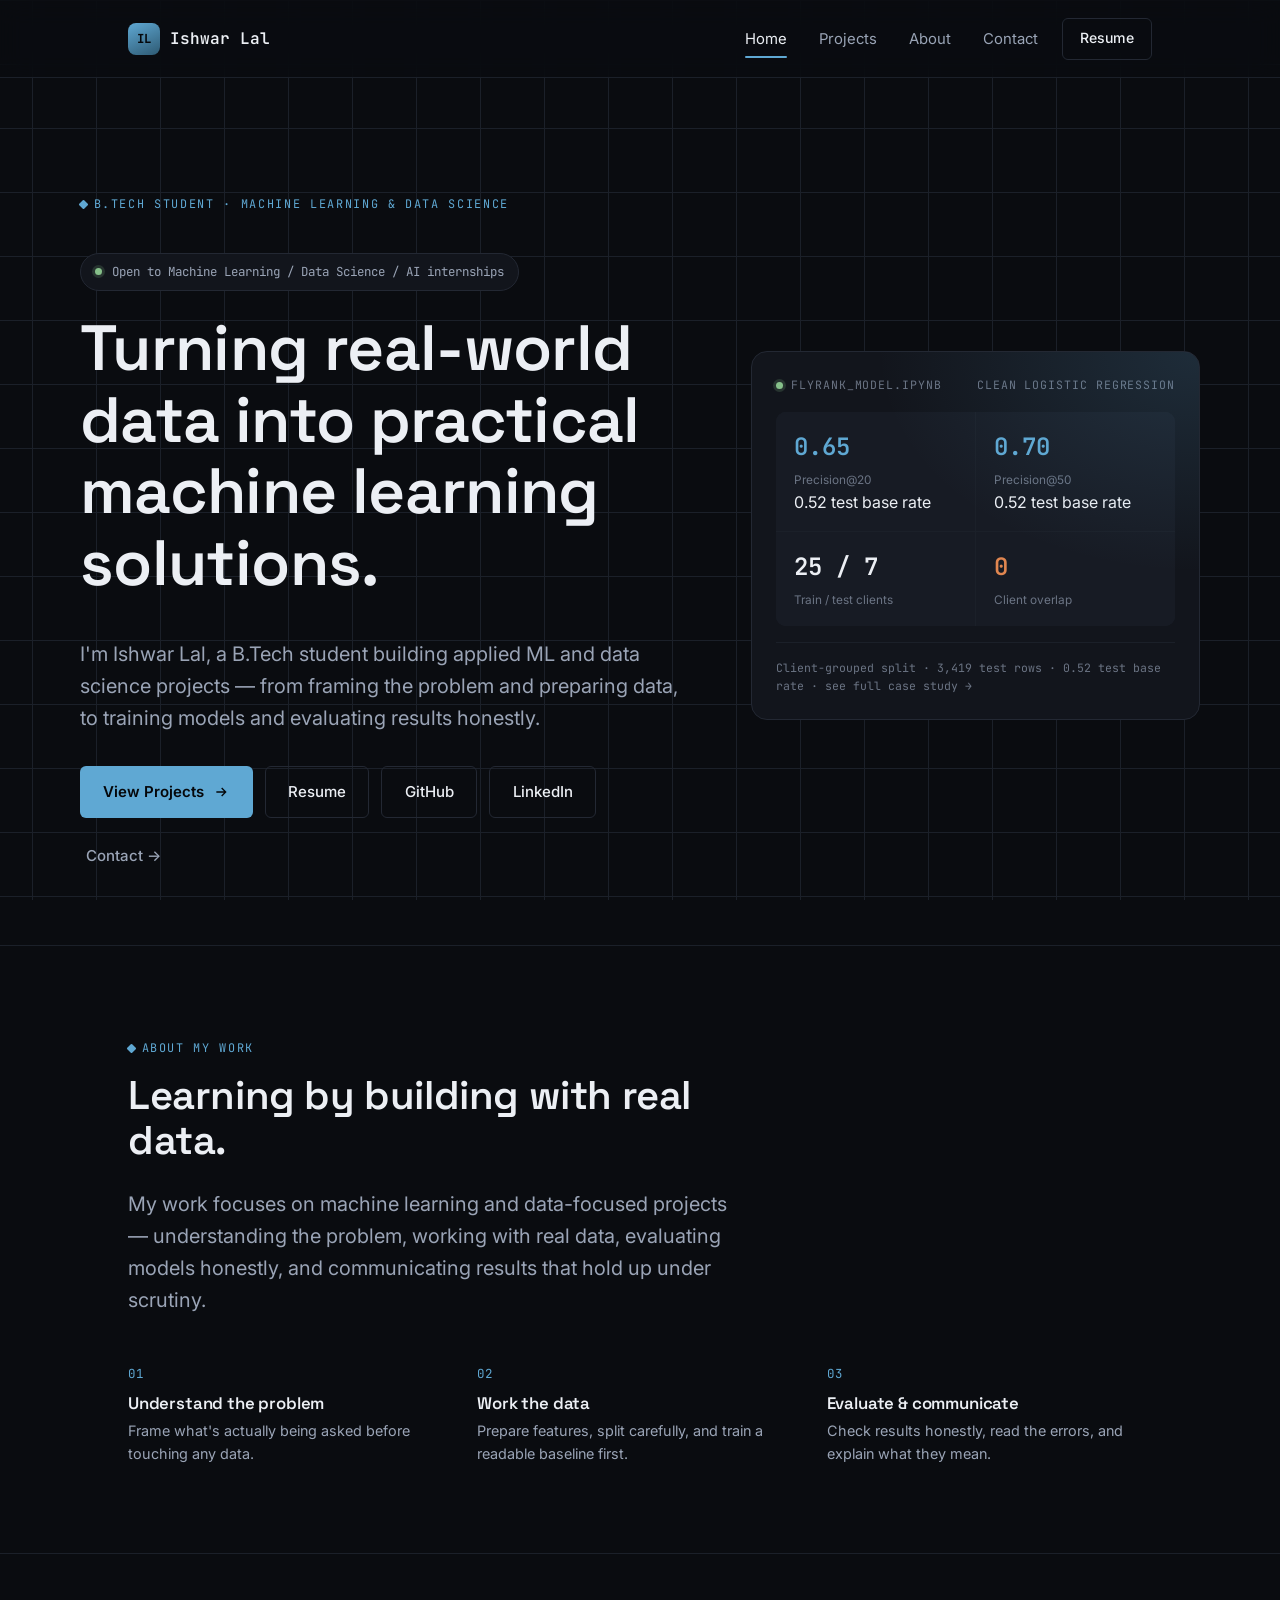
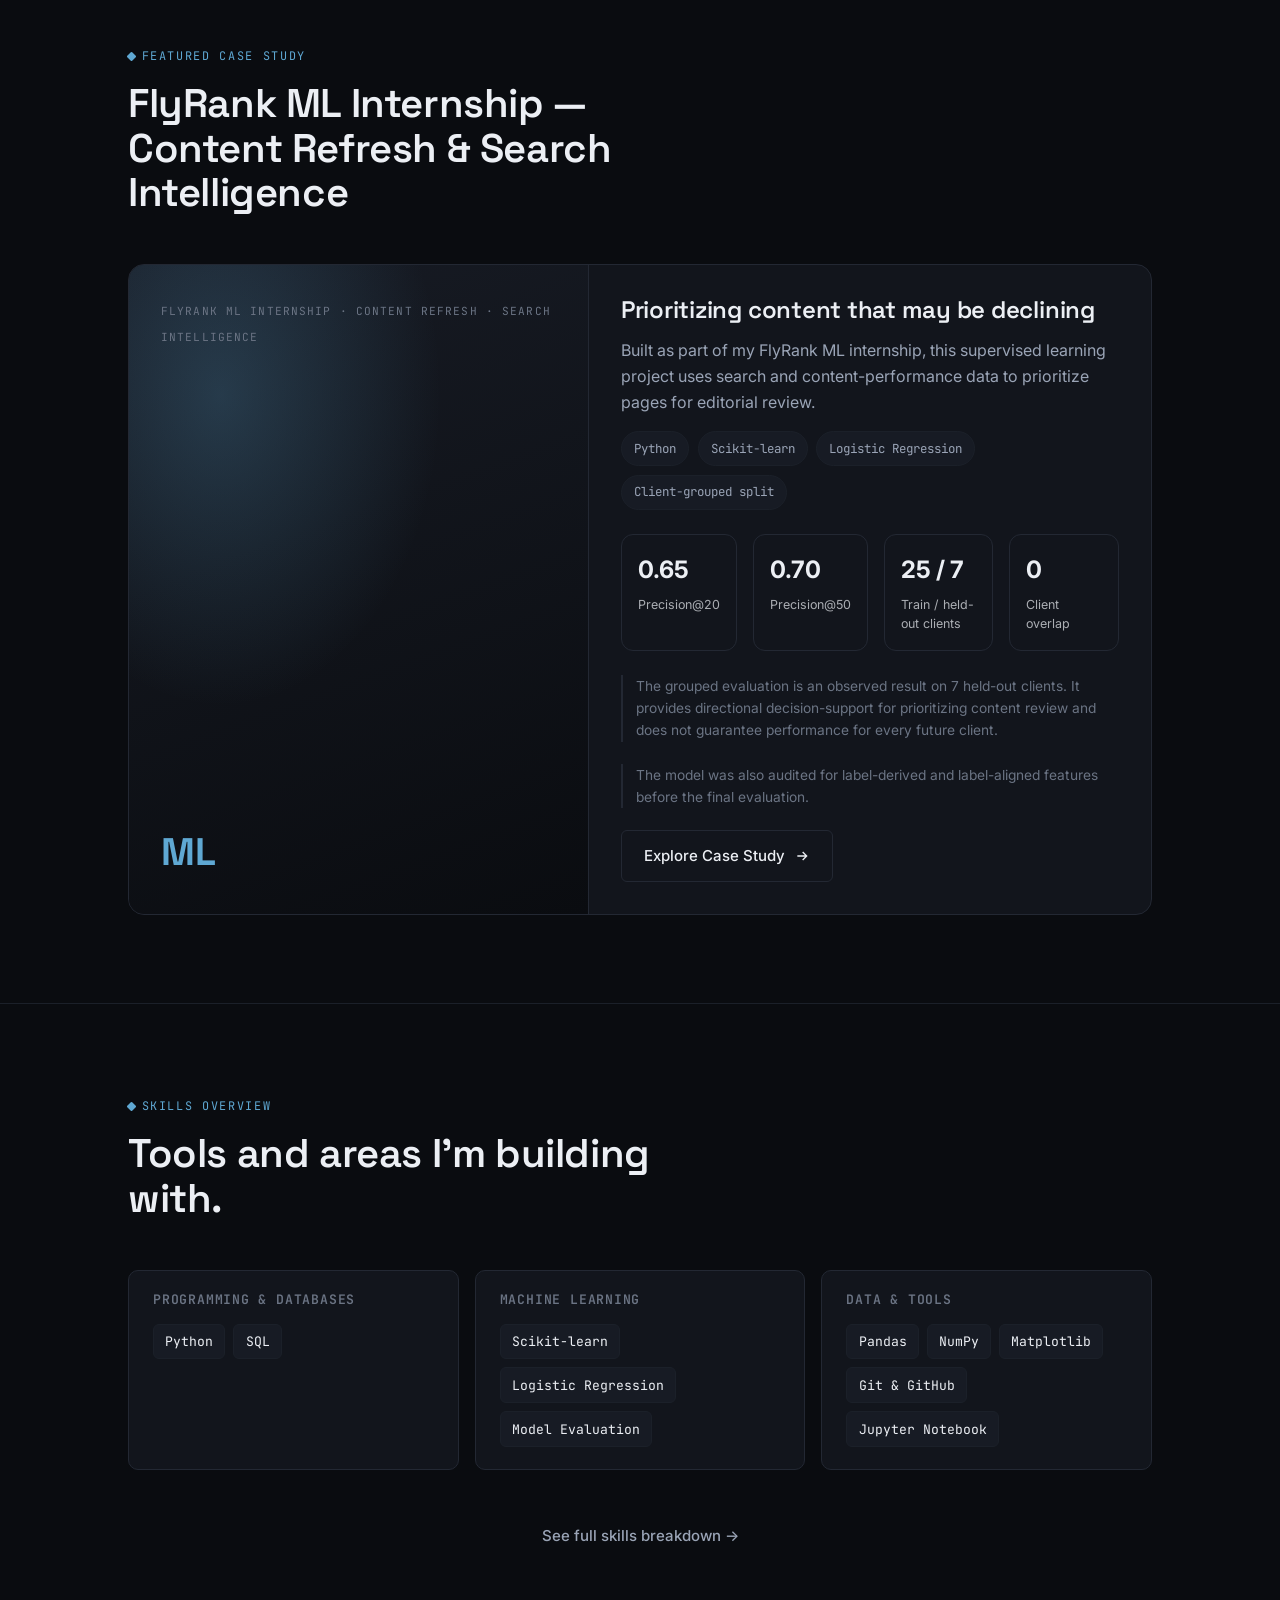
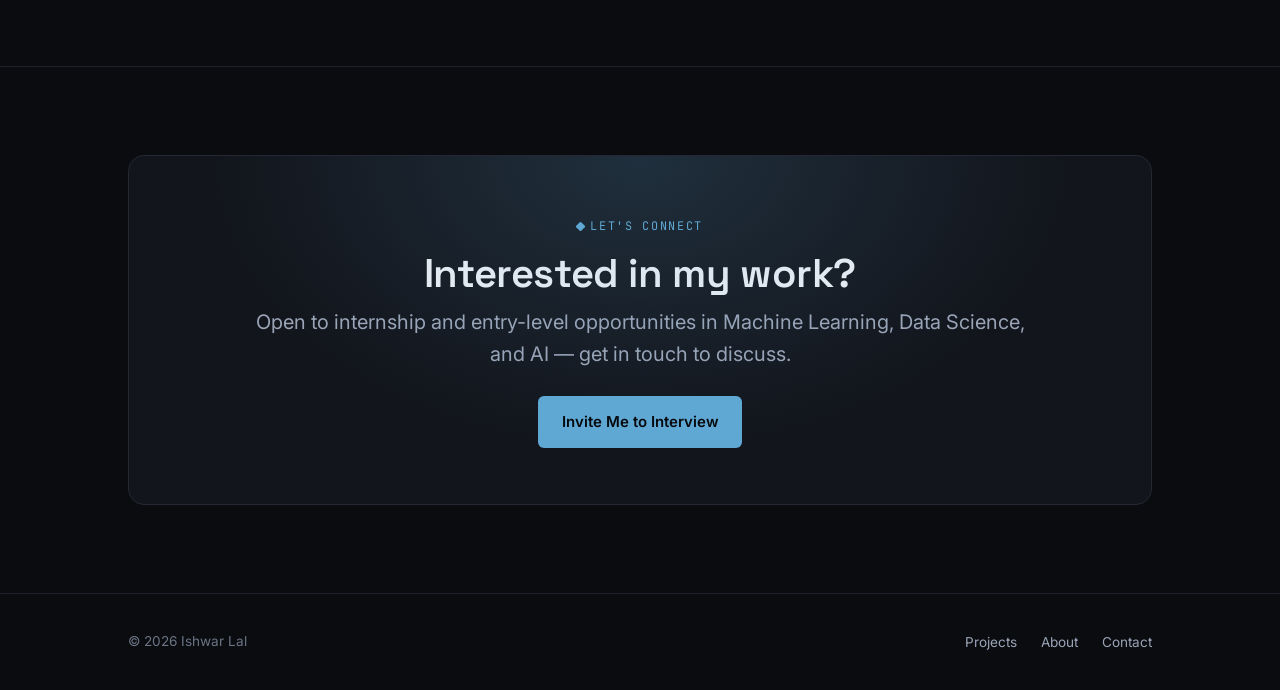
<file: index.html>
<!DOCTYPE html>
<html lang="en">
<head>
<meta charset="UTF-8">
<meta name="viewport" content="width=device-width, initial-scale=1.0">
<title>Ishwar Lal | Machine Learning &amp; Data Science</title>
<meta name="description" content="Ishwar Lal — B.Tech student building practical machine learning and data science projects. Exploring ML, data analysis, and applied AI.">
<link rel="icon" href="data:image/svg+xml,%3Csvg xmlns=%27http://www.w3.org/2000/svg%27 viewBox=%270 0 100 100%27%3E%3Crect width=%27100%27 height=%27100%27 rx=%2722%27 fill=%27%235FA8D3%27/%3E%3Ctext x=%2750%25%27 y=%2758%25%27 font-family=%27monospace%27 font-weight=%27700%27 font-size=%2740%27 fill=%27%230A0C10%27 text-anchor=%27middle%27%3EIL%3C/text%3E%3C/svg%3E">
<meta property="og:type" content="website">
<meta property="og:title" content="Ishwar Lal | Machine Learning & Data Science">
<meta property="og:description" content="B.Tech student building applied ML and data science projects — from framing the problem and preparing data, to training models and evaluating results honestly.">
<meta property="og:image" content="https://ishwarsolanki-004.github.io/Ishwar-portfolio/og-image.png">
<meta property="og:url" content="https://ishwarsolanki-004.github.io/Ishwar-portfolio/index.html">
<meta name="twitter:card" content="summary_large_image">
<meta name="twitter:title" content="Ishwar Lal | Machine Learning & Data Science">
<meta name="twitter:description" content="B.Tech student building applied ML and data science projects — from framing the problem and preparing data, to training models and evaluating results honestly.">
<meta name="twitter:image" content="https://ishwarsolanki-004.github.io/Ishwar-portfolio/og-image.png">
<link rel="preconnect" href="https://fonts.googleapis.com">
<link rel="preconnect" href="https://fonts.gstatic.com" crossorigin>
<link href="https://fonts.googleapis.com/css2?family=Space+Grotesk:wght@500;600;700&family=Inter:wght@400;500;600&family=JetBrains+Mono:wght@400;500;600;700&display=swap" rel="stylesheet">
<link rel="stylesheet" href="style.css">
</head>
<body>
<a class="skip-link" href="#main">Skip to content</a>

<header class="site-header">
  <nav class="nav" aria-label="Primary">
    <a href="index.html" class="brand">
      <span class="brand-mark" aria-hidden="true">IL</span>
      Ishwar Lal
    </a>
    <div class="nav-right">
      <ul class="nav-links" id="nav-links">
        <li><a href="index.html" aria-current="page">Home</a></li>
        <li><a href="projects.html">Projects</a></li>
        <li><a href="about.html">About</a></li>
        <li><a href="contact.html">Contact</a></li>
        <li class="mobile-resume-item"><a class="nav-cta" href="resume.pdf" target="_blank" rel="noopener noreferrer" data-resume-link>Resume</a></li>
      </ul>
      <a class="nav-cta desktop-only" href="resume.pdf" target="_blank" rel="noopener noreferrer" data-resume-link>Resume</a>
      <button class="nav-toggle" id="nav-toggle" aria-label="Toggle navigation menu" aria-expanded="false" aria-controls="nav-links">
        <svg viewBox="0 0 24 24" fill="none" stroke="currentColor" stroke-width="2" aria-hidden="true"><line x1="3" y1="6" x2="21" y2="6"/><line x1="3" y1="12" x2="21" y2="12"/><line x1="3" y1="18" x2="21" y2="18"/></svg>
      </button>
    </div>
  </nav>
</header>

<main id="main">

  <!-- HERO -->
  <section class="hero container">
    <div class="hero-copy">
      <span class="eyebrow">B.Tech Student · Machine Learning &amp; Data Science</span>
      <div class="availability-badge">
        <span class="pulse-dot" aria-hidden="true"></span>
        Open to Machine Learning / Data Science / AI internships
      </div>
      <h1>Turning real-world data into practical machine learning solutions.</h1>
      <p class="lede">I'm Ishwar Lal, a B.Tech student building applied ML and data science projects — from framing the problem and preparing data, to training models and evaluating results honestly.</p>
      <div class="btn-row">
        <a href="projects.html" class="btn btn-primary">
          View Projects
          <svg viewBox="0 0 24 24" fill="none" stroke="currentColor" stroke-width="2" aria-hidden="true"><path d="M5 12h14M13 6l6 6-6 6"/></svg>
        </a>
        <a href="resume.pdf" class="btn btn-outline" target="_blank" rel="noopener noreferrer" data-resume-link>Resume</a>
        <a href="https://github.com/Ishwarsolanki-004" class="btn btn-outline" target="_blank" rel="noopener noreferrer">
          GitHub
        </a>
        <a href="https://www.linkedin.com/in/ishwar-lal20a04" class="btn btn-outline" target="_blank" rel="noopener noreferrer">
          LinkedIn
        </a>
        <a href="contact.html" class="btn btn-ghost">Contact →</a>
      </div>
    </div>

    <div class="hero-panel" aria-label="Snapshot from the FlyRank ML project">
      <div class="readout-head">
        <span><span class="readout-dot" aria-hidden="true"></span>flyrank_model.ipynb</span>
        <span>clean logistic regression</span>
      </div>
      <div class="readout-grid">
        <div class="readout-cell">
          <div class="val signal">0.65</div>
          <div class="lbl">Precision@20</div>
          <div class="metric-note">0.52 test base rate</div>
        </div>
        
        <div class="readout-cell">
          <div class="val signal">0.70</div>
          <div class="lbl">Precision@50</div>
          <div class="metric-note">0.52 test base rate</div>
        </div>
        <div class="readout-cell">
          <div class="val">25 / 7</div>
          <div class="lbl">Train / test clients</div>
        </div>
        <div class="readout-cell">
          <div class="val flag">0</div>
          <div class="lbl">Client overlap</div>
        </div>
      </div>
      <div class="readout-foot">Client-grouped split · 3,419 test rows · 0.52 test base rate · see full case study →</div>
    </div>
  </section>

  <!-- ABOUT SNIPPET -->
  <section class="section-border-t">
    <div class="container">
      <div class="section-head reveal">
        <span class="eyebrow">About My Work</span>
        <h2>Learning by building with real data.</h2>
        <p class="lede">My work focuses on machine learning and data-focused projects — understanding the problem, working with real data, evaluating models honestly, and communicating results that hold up under scrutiny.</p>
      </div>
      <div class="step-strip">
        <div class="step reveal">
          <span class="step-num">01</span>
          <h3>Understand the problem</h3>
          <p>Frame what's actually being asked before touching any data.</p>
        </div>
        <div class="step reveal">
          <span class="step-num">02</span>
          <h3>Work the data</h3>
          <p>Prepare features, split carefully, and train a readable baseline first.</p>
        </div>
        <div class="step reveal">
          <span class="step-num">03</span>
          <h3>Evaluate &amp; communicate</h3>
          <p>Check results honestly, read the errors, and explain what they mean.</p>
        </div>
      </div>
    </div>
  </section>

    <!-- FEATURED PROJECT -->
  <section class="section-border-t">
    <div class="container">
      <div class="section-head reveal">
        <span class="eyebrow">Featured Case Study</span>
        <h2>FlyRank ML Internship — Content Refresh &amp; Search Intelligence</h2>
      </div>
  
      <div class="feature-card reveal">
  
        <div class="feature-visual">
          <div>
            <span class="feature-tag">
              FlyRank ML Internship · Content Refresh · Search Intelligence
            </span>
          </div>
  
          <div class="feature-mark">ML</div>
        </div>
  
        <div class="feature-body">
  
          <h3>Prioritizing content that may be declining</h3>
  
          <p>
            Built as part of my FlyRank ML internship, this supervised
            learning project uses search and content-performance data to
            prioritize pages for editorial review.
          </p>
  
          <div class="chip-row" aria-label="Tools and methods used">
            <span class="chip">Python</span>
            <span class="chip">Scikit-learn</span>
            <span class="chip">Logistic Regression</span>
            <span class="chip">Client-grouped split</span>
          </div>
  
          <!-- Validation Results -->
          <div class="project-results">
  
            <div class="result-item">
              <strong>0.65</strong>
              <span>Precision@20</span>
            </div>
  
            <div class="result-item">
              <strong>0.70</strong>
              <span>Precision@50</span>
            </div>
  
            <div class="result-item">
              <strong>25 / 7</strong>
              <span>Train / held-out clients</span>
            </div>
  
            <div class="result-item">
              <strong>0</strong>
              <span>Client overlap</span>
            </div>
  
          </div>
  
          <p class="feature-note">
            The grouped evaluation is an observed result on 7 held-out
            clients. It provides directional decision-support for
            prioritizing content review and does not guarantee performance
            for every future client.
          </p>
  
          <p class="feature-note">
            The model was also audited for label-derived and
            label-aligned features before the final evaluation.
          </p>
  
          <a href="projects.html" class="btn btn-outline">
            Explore Case Study
            <svg viewBox="0 0 24 24"
                 fill="none"
                 stroke="currentColor"
                 stroke-width="2"
                 aria-hidden="true">
              <path d="M5 12h14M13 6l6 6-6 6"/>
            </svg>
          </a>
  
        </div>
      </div>
    </div>
  </section>

  <!-- SKILLS OVERVIEW -->
  <section class="section-border-t">
    <div class="container">
      <div class="section-head reveal">
        <span class="eyebrow">Skills Overview</span>
        <h2>Tools and areas I'm building with.</h2>
      </div>
      <div class="skill-groups">
        <div class="skill-group reveal">
          <h3>Programming &amp; Databases</h3>
          <ul class="skill-list">
            <li>Python</li>
            <li>SQL</li>
          </ul>
        </div>
        <div class="skill-group reveal">
          <h3>Machine Learning</h3>
          <ul class="skill-list">
            <li>Scikit-learn</li>
            <li>Logistic Regression</li>
            <li>Model Evaluation</li>
          </ul>
        </div>
        <div class="skill-group reveal">
          <h3>Data &amp; Tools</h3>
          <ul class="skill-list">
            <li>Pandas</li>
            <li>NumPy</li>
            <li>Matplotlib</li>
            <li>Git &amp; GitHub</li>
            <li>Jupyter Notebook</li>
          </ul>
        </div>
      </div>
      <p class="text-center mt-lg"><a href="about.html" class="btn btn-ghost">See full skills breakdown →</a></p>
    </div>
  </section>

  <!-- CLOSING CTA -->
  <section class="section-border-t">
    <div class="container">
      <div class="cta-band reveal">
        <span class="eyebrow" style="justify-content:center;">Let's Connect</span>
        <h2>Interested in my work?</h2>
        <p class="lede" style="margin-left:auto;margin-right:auto;">Open to internship and entry-level opportunities in Machine Learning, Data Science, and AI — get in touch to discuss.</p>
        <div class="btn-row">
          <a href="contact.html" class="btn btn-primary">Invite Me to Interview</a>
        </div>
      </div>
    </div>
  </section>

</main>

<footer class="site-footer">
  <div class="container footer-inner">
    <p>© 2026 Ishwar Lal</p>
    <ul class="footer-links">
      <li><a href="projects.html">Projects</a></li>
      <li><a href="about.html">About</a></li>
      <li><a href="contact.html">Contact</a></li>
    </ul>
  </div>
</footer>

<script src="script.js"></script>
</body>
</html>
</file>
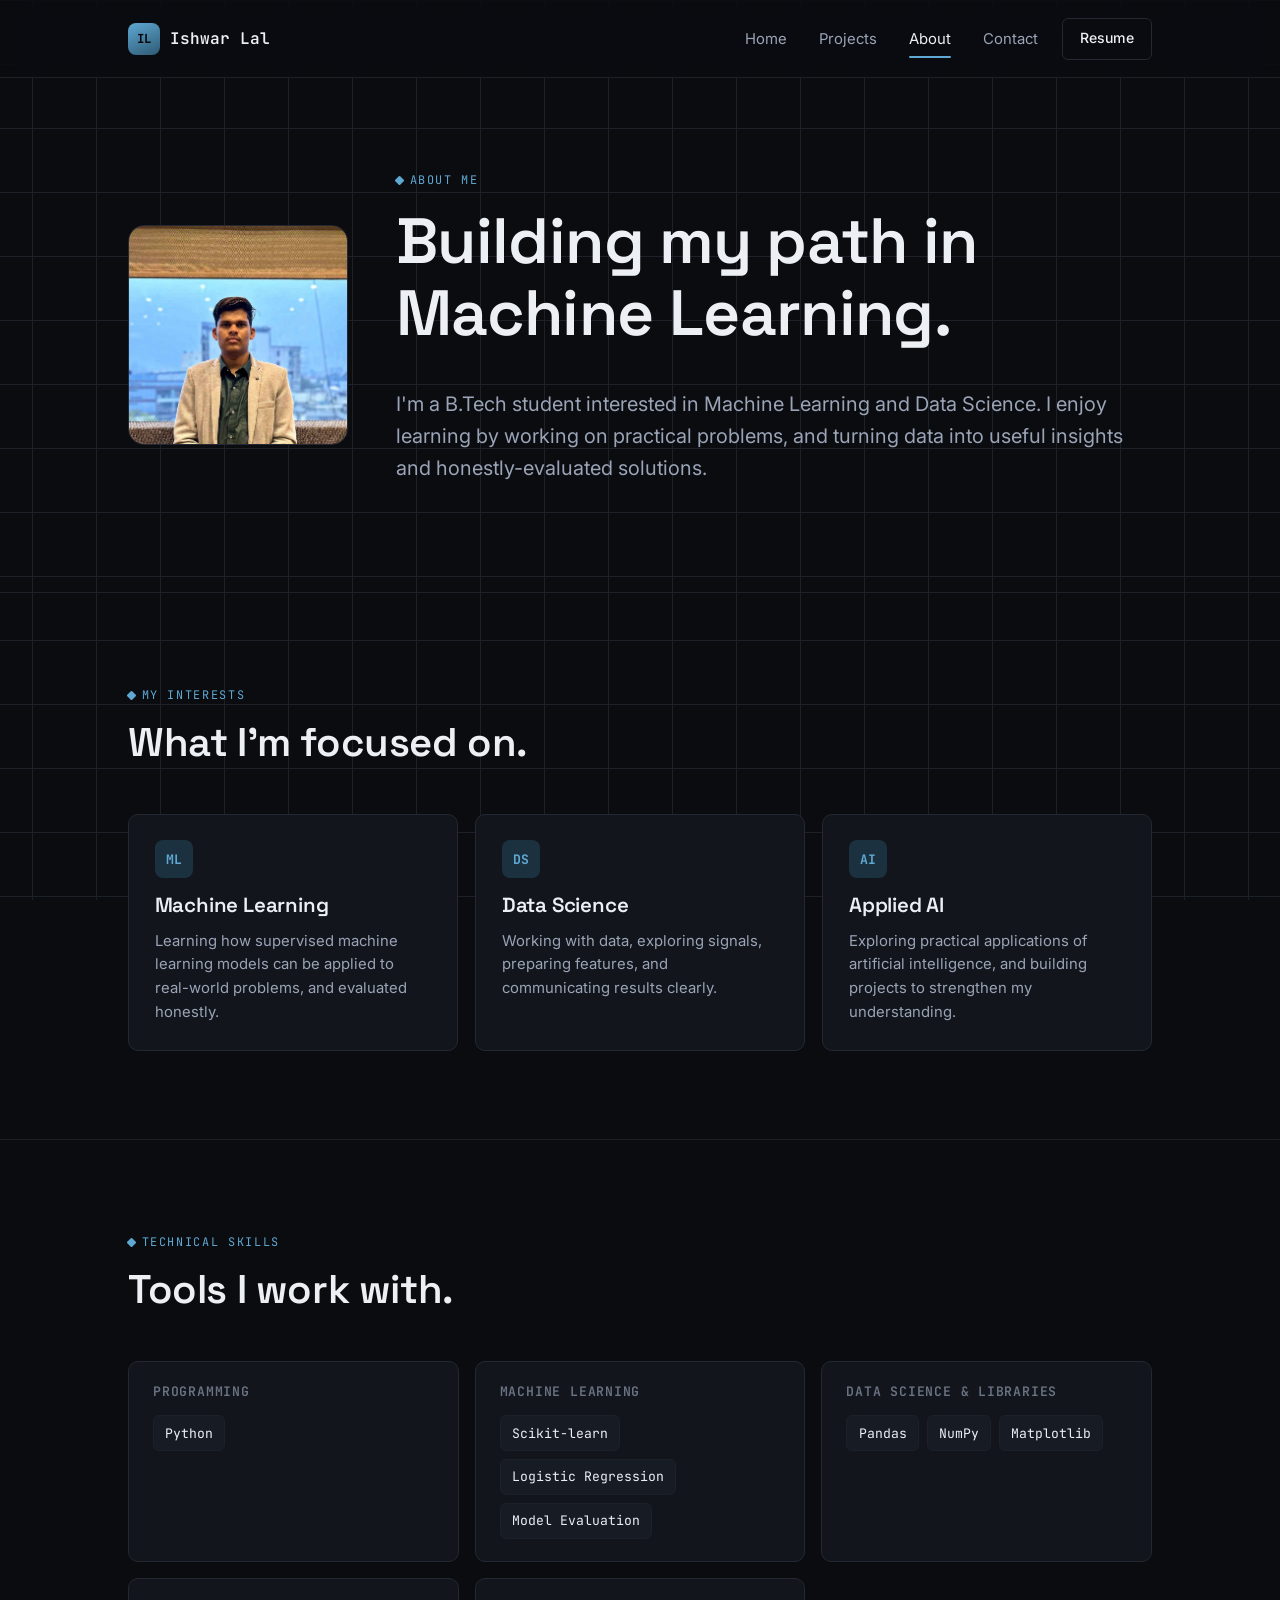
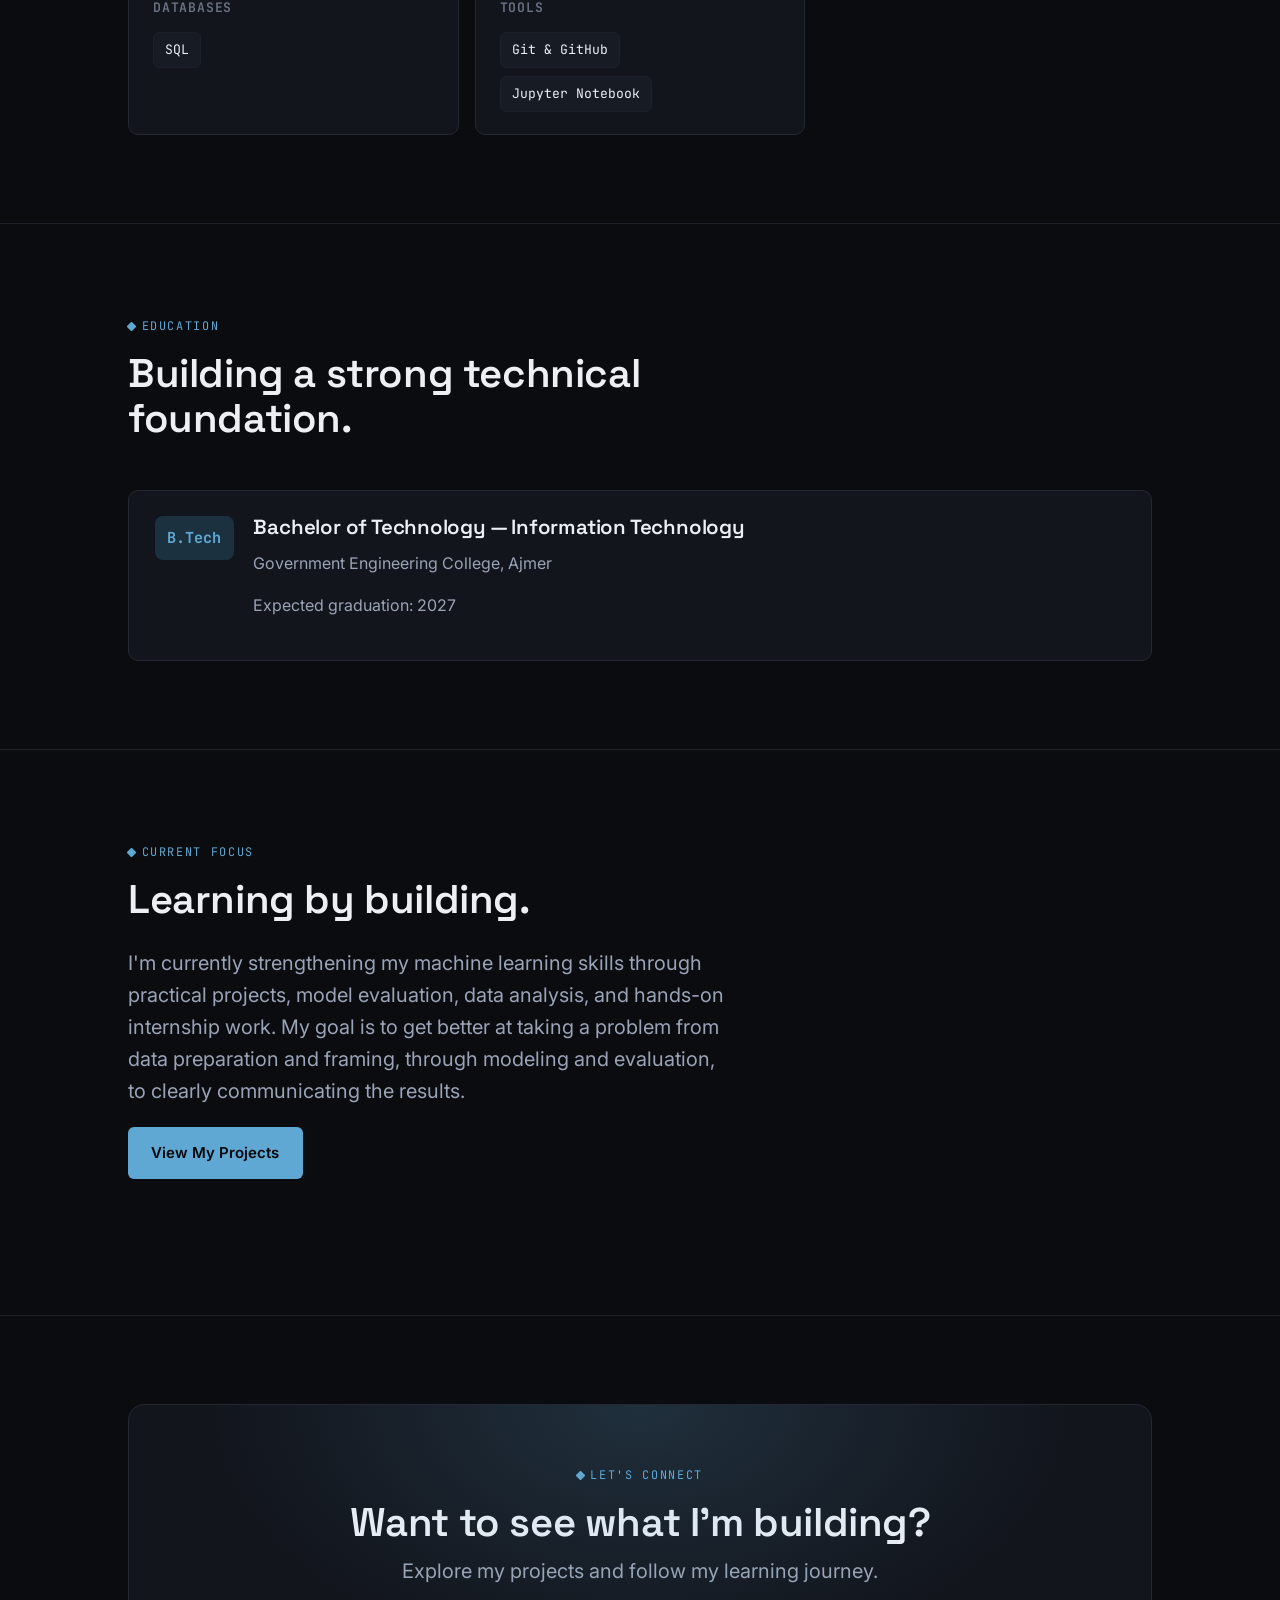
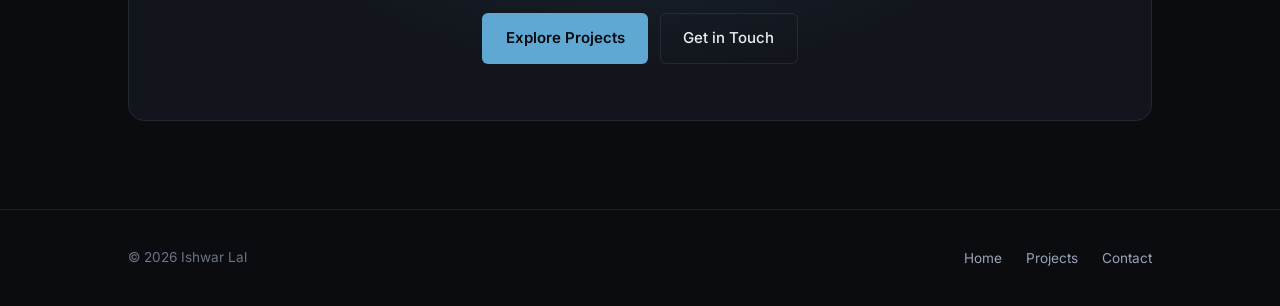
<file: about.html>
<!DOCTYPE html>
<html lang="en">
<head>
<meta charset="UTF-8">
<meta name="viewport" content="width=device-width, initial-scale=1.0">
<title>About | Ishwar Lal</title>
<meta name="description" content="About Ishwar Lal — B.Tech student focused on Machine Learning and Data Science, with skills in Python, Scikit-learn, Pandas, and SQL.">
<link rel="icon" href="data:image/svg+xml,%3Csvg xmlns=%27http://www.w3.org/2000/svg%27 viewBox=%270 0 100 100%27%3E%3Crect width=%27100%27 height=%27100%27 rx=%2722%27 fill=%27%235FA8D3%27/%3E%3Ctext x=%2750%25%27 y=%2758%25%27 font-family=%27monospace%27 font-weight=%27700%27 font-size=%2740%27 fill=%27%230A0C10%27 text-anchor=%27middle%27%3EIL%3C/text%3E%3C/svg%3E">
<meta property="og:type" content="website">
<meta property="og:title" content="About | Ishwar Lal">
<meta property="og:description" content="About Ishwar Lal — B.Tech student focused on Machine Learning and Data Science.">
<meta property="og:image" content="https://ishwarsolanki-004.github.io/Ishwar-portfolio/og-image.png">
<meta property="og:url" content="https://ishwarsolanki-004.github.io/Ishwar-portfolio/about.html">
<meta name="twitter:card" content="summary_large_image">
<meta name="twitter:title" content="About | Ishwar Lal">
<meta name="twitter:description" content="About Ishwar Lal — B.Tech student focused on Machine Learning and Data Science.">
<meta name="twitter:image" content="https://ishwarsolanki-004.github.io/Ishwar-portfolio/og-image.png">
<link rel="preconnect" href="https://fonts.googleapis.com">
<link rel="preconnect" href="https://fonts.gstatic.com" crossorigin>
<link href="https://fonts.googleapis.com/css2?family=Space+Grotesk:wght@500;600;700&family=Inter:wght@400;500;600&family=JetBrains+Mono:wght@400;500;600;700&display=swap" rel="stylesheet">
<link rel="stylesheet" href="style.css">
</head>
<body>
<a class="skip-link" href="#main">Skip to content</a>

<header class="site-header">
  <nav class="nav" aria-label="Primary">
    <a href="index.html" class="brand">
      <span class="brand-mark" aria-hidden="true">IL</span>
      Ishwar Lal
    </a>
    <div class="nav-right">
      <ul class="nav-links" id="nav-links">
        <li><a href="index.html">Home</a></li>
        <li><a href="projects.html">Projects</a></li>
        <li><a href="about.html" aria-current="page">About</a></li>
        <li><a href="contact.html">Contact</a></li>
        <li class="mobile-resume-item"><a class="nav-cta" href="resume.pdf" target="_blank" rel="noopener noreferrer" data-resume-link>Resume</a></li>
      </ul>
      <a class="nav-cta desktop-only" href="resume.pdf" target="_blank" rel="noopener noreferrer" data-resume-link>Resume</a>
      <button class="nav-toggle" id="nav-toggle" aria-label="Toggle navigation menu" aria-expanded="false" aria-controls="nav-links">
        <svg viewBox="0 0 24 24" fill="none" stroke="currentColor" stroke-width="2" aria-hidden="true"><line x1="3" y1="6" x2="21" y2="6"/><line x1="3" y1="12" x2="21" y2="12"/><line x1="3" y1="18" x2="21" y2="18"/></svg>
      </button>
    </div>
  </nav>
</header>

<main id="main">

  <section>
    <div class="container">
      <div class="about-hero reveal">
        <div class="about-photo">
          <img src="profile.jpeg" alt="Portrait of Ishwar Lal" width="220" height="220" loading="eager">
        </div>
        <div>
          <span class="eyebrow">About Me</span>
          <h1>Building my path in Machine Learning.</h1>
          <p class="lede">I'm a B.Tech student interested in Machine Learning and Data Science. I enjoy learning by working on practical problems, and turning data into useful insights and honestly-evaluated solutions.</p>
        </div>
      </div>
    </div>
  </section>

  <!-- INTERESTS -->
  <section class="section-border-t">
    <div class="container">
      <div class="section-head reveal">
        <span class="eyebrow">My Interests</span>
        <h2>What I'm focused on.</h2>
      </div>
      <div class="tile-grid">
        <div class="tile reveal">
          <div class="tile-icon" aria-hidden="true">ML</div>
          <h3>Machine Learning</h3>
          <p>Learning how supervised machine learning models can be applied to real-world problems, and evaluated honestly.</p>
        </div>
        <div class="tile reveal">
          <div class="tile-icon" aria-hidden="true">DS</div>
          <h3>Data Science</h3>
          <p>Working with data, exploring signals, preparing features, and communicating results clearly.</p>
        </div>
        <div class="tile reveal">
          <div class="tile-icon" aria-hidden="true">AI</div>
          <h3>Applied AI</h3>
          <p>Exploring practical applications of artificial intelligence, and building projects to strengthen my understanding.</p>
        </div>
      </div>
    </div>
  </section>

  <!-- SKILLS -->
  <section class="section-border-t">
    <div class="container">
      <div class="section-head reveal">
        <span class="eyebrow">Technical Skills</span>
        <h2>Tools I work with.</h2>
      </div>
      <div class="skill-groups">
        <div class="skill-group reveal">
          <h3>Programming</h3>
          <ul class="skill-list">
            <li>Python</li>
          </ul>
        </div>
        <div class="skill-group reveal">
          <h3>Machine Learning</h3>
          <ul class="skill-list">
            <li>Scikit-learn</li>
            <li>Logistic Regression</li>
            <li>Model Evaluation</li>
          </ul>
        </div>
        <div class="skill-group reveal">
          <h3>Data Science &amp; Libraries</h3>
          <ul class="skill-list">
            <li>Pandas</li>
            <li>NumPy</li>
            <li>Matplotlib</li>
          </ul>
        </div>
        <div class="skill-group reveal">
          <h3>Databases</h3>
          <ul class="skill-list">
            <li>SQL</li>
          </ul>
        </div>
        <div class="skill-group reveal">
          <h3>Tools</h3>
          <ul class="skill-list">
            <li>Git &amp; GitHub</li>
            <li>Jupyter Notebook</li>
          </ul>
        </div>
      </div>
    </div>
  </section>

  <!-- EDUCATION -->
  <section class="section-border-t">
    <div class="container">
      <div class="section-head reveal">
        <span class="eyebrow">Education</span>
        <h2>Building a strong technical foundation.</h2>
      </div>
      <div class="edu-card reveal">
        <div class="edu-mark" aria-hidden="true">B.Tech</div>
        <div>
          <h3>Bachelor of Technology — Information Technology</h3>
          <p>Government Engineering College, Ajmer</p>
          <p>Expected graduation: 2027</p>
        </div>
      </div>
    </div>
  </section>

  <!-- CURRENT FOCUS -->
  <section class="section-border-t">
    <div class="container">
      <div class="section-head reveal">
        <span class="eyebrow">Current Focus</span>
        <h2>Learning by building.</h2>
        <p class="lede">I'm currently strengthening my machine learning skills through practical projects, model evaluation, data analysis, and hands-on internship work. My goal is to get better at taking a problem from data preparation and framing, through modeling and evaluation, to clearly communicating the results.</p>
        <div class="btn-row">
          <a href="projects.html" class="btn btn-primary">View My Projects</a>
        </div>
      </div>
    </div>
  </section>

  <!-- CLOSING CTA -->
  <section class="section-border-t">
    <div class="container">
      <div class="cta-band reveal">
        <span class="eyebrow" style="justify-content:center;">Let's Connect</span>
        <h2>Want to see what I'm building?</h2>
        <p class="lede" style="margin-left:auto;margin-right:auto;">Explore my projects and follow my learning journey.</p>
        <div class="btn-row">
          <a href="projects.html" class="btn btn-primary">Explore Projects</a>
          <a href="contact.html" class="btn btn-outline">Get in Touch</a>
        </div>
      </div>
    </div>
  </section>

</main>

<footer class="site-footer">
  <div class="container footer-inner">
    <p>© 2026 Ishwar Lal</p>
    <ul class="footer-links">
      <li><a href="index.html">Home</a></li>
      <li><a href="projects.html">Projects</a></li>
      <li><a href="contact.html">Contact</a></li>
    </ul>
  </div>
</footer>

<script src="script.js"></script>
</body>
</html>
</file>
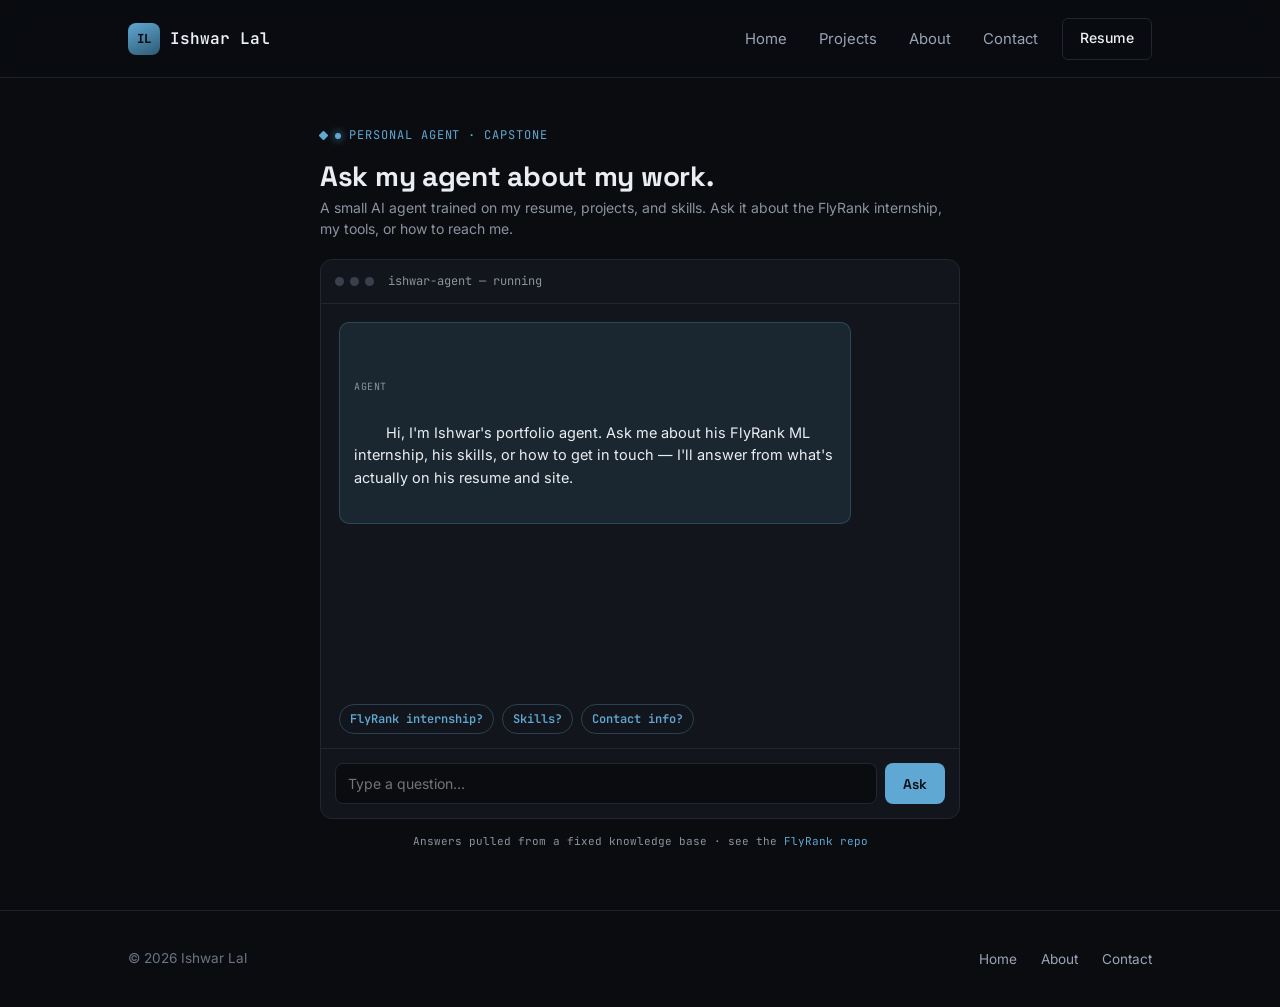
<file: agent.html>
<!DOCTYPE html>
<html lang="en">
<head>
<meta charset="UTF-8">
<meta name="viewport" content="width=device-width, initial-scale=1.0">
<title>Ask My Agent | Ishwar Lal</title>
<link rel="preconnect" href="https://fonts.googleapis.com">
<link rel="preconnect" href="https://fonts.gstatic.com" crossorigin>
<link href="https://fonts.googleapis.com/css2?family=Space+Grotesk:wght@500;600;700&family=Inter:wght@400;500;600&family=JetBrains+Mono:wght@400;500;600;700&display=swap" rel="stylesheet">
<link rel="stylesheet" href="style.css">
<style>
  :root{
    --bg:#0A0C10;
    --panel:#12151B;
    --border:#22262F;
    --text:#EAEDF1;
    --muted:#8B93A1;
    --accent:#5FA8D3;
    --accent-dim:rgba(95,168,211,0.12);
    --user-bubble:#1B2029;
  }
  *{box-sizing:border-box;}
  body{
    margin:0;
    background:var(--bg);
    color:var(--text);
    font-family:'Inter',sans-serif;
    min-height:100vh;
  }
  .agent-main{
    display:flex;
    justify-content:center;
    padding:48px 16px;
  }
  .wrap{
    width:100%;
    max-width:640px;
  }
  .eyebrow{
    font-family:'JetBrains Mono',monospace;
    font-size:12px;
    letter-spacing:0.08em;
    text-transform:uppercase;
    color:var(--accent);
    display:flex;
    align-items:center;
    gap:8px;
  }
  .dot{
    width:6px;height:6px;border-radius:50%;
    background:var(--accent);
    box-shadow:0 0 8px var(--accent);
  }
  h1{
    font-family:'Space Grotesk',sans-serif;
    font-weight:700;
    font-size:28px;
    margin:10px 0 4px;
    letter-spacing:-0.01em;
  }
  .sub{
    color:var(--muted);
    font-size:14px;
    margin-bottom:20px;
    line-height:1.5;
  }
  .terminal{
    background:var(--panel);
    border:1px solid var(--border);
    border-radius:12px;
    overflow:hidden;
  }
  .term-bar{
    display:flex;
    align-items:center;
    gap:6px;
    padding:12px 14px;
    border-bottom:1px solid var(--border);
    font-family:'JetBrains Mono',monospace;
    font-size:12px;
    color:var(--muted);
  }
  .term-bar span.tag{
    width:9px;height:9px;border-radius:50%;
    background:#3A3F4B;
  }
  .term-bar .path{
    margin-left:8px;
  }
  #chat{
    height:400px;
    overflow-y:auto;
    padding:18px;
    display:flex;
    flex-direction:column;
    gap:14px;
  }
  #chat::-webkit-scrollbar{width:8px;}
  #chat::-webkit-scrollbar-thumb{background:var(--border);border-radius:8px;}
  .msg{
    max-width:85%;
    padding:11px 14px;
    border-radius:10px;
    font-size:14.5px;
    line-height:1.55;
    white-space:pre-wrap;
  }
  .msg.agent{
    align-self:flex-start;
    background:var(--accent-dim);
    border:1px solid rgba(95,168,211,0.25);
    color:var(--text);
  }
  .msg.user{
    align-self:flex-end;
    background:var(--user-bubble);
    border:1px solid var(--border);
    color:var(--text);
  }
  .msg.agent .label, .msg.user .label{
    display:block;
    font-family:'JetBrains Mono',monospace;
    font-size:10px;
    letter-spacing:0.06em;
    text-transform:uppercase;
    color:var(--muted);
    margin-bottom:5px;
  }
  .typing{
    align-self:flex-start;
    font-family:'JetBrains Mono',monospace;
    font-size:13px;
    color:var(--muted);
    padding:0 14px;
  }
  .suggestions{
    display:flex;
    flex-wrap:wrap;
    gap:8px;
    padding:0 18px 14px;
  }
  .chip{
    font-family:'JetBrains Mono',monospace;
    font-size:12px;
    color:var(--accent);
    background:transparent;
    border:1px solid rgba(95,168,211,0.3);
    padding:6px 10px;
    border-radius:20px;
    cursor:pointer;
    transition:background 0.15s ease;
  }
  .chip:hover{background:var(--accent-dim);}
  form{
    display:flex;
    gap:8px;
    padding:14px;
    border-top:1px solid var(--border);
  }
  input[type=text]{
    flex:1;
    background:var(--bg);
    border:1px solid var(--border);
    color:var(--text);
    border-radius:8px;
    padding:11px 12px;
    font-family:'Inter',sans-serif;
    font-size:14px;
    outline:none;
  }
  input[type=text]:focus{border-color:var(--accent);}
  button{
    background:var(--accent);
    color:#0A0C10;
    border:none;
    border-radius:8px;
    padding:0 18px;
    font-family:'Space Grotesk',sans-serif;
    font-weight:600;
    font-size:14px;
    cursor:pointer;
    transition:opacity 0.15s ease;
  }
  button:disabled{opacity:0.5;cursor:not-allowed;}
  .foot{
    margin-top:14px;
    text-align:center;
    font-family:'JetBrains Mono',monospace;
    font-size:11px;
    color:var(--muted);
  }
  .foot a{color:var(--accent);text-decoration:none;}
</style>
</head>
<body>

<a class="skip-link" href="#main">
    Skip to content
</a>

<header class="site-header">
    <nav class="nav" aria-label="Primary">
        <a href="index.html" class="brand">
            <span class="brand-mark" aria-hidden="true">
                IL
            </span>
            Ishwar Lal
        </a>
        <div class="nav-right">
            <ul class="nav-links" id="nav-links">
                <li>
                    <a href="index.html">
                        Home
                    </a>
                </li>
                <li>
                    <a href="projects.html">
                        Projects
                    </a>
                </li>
                <li>
                    <a href="about.html">
                        About
                    </a>
                </li>
                <li>
                    <a href="contact.html">
                        Contact
                    </a>
                </li>
                <li class="mobile-resume-item">
                    <a
                        class="nav-cta"
                        href="resume.pdf"
                        target="_blank"
                        rel="noopener noreferrer"
                        data-resume-link
                    >
                        Resume
                    </a>
                </li>
            </ul>
            <a
                class="nav-cta desktop-only"
                href="resume.pdf"
                target="_blank"
                rel="noopener noreferrer"
                data-resume-link
            >
                Resume
            </a>
            <button
                class="nav-toggle"
                id="nav-toggle"
                aria-label="Toggle navigation menu"
                aria-expanded="false"
                aria-controls="nav-links"
            >
                <svg
                    viewBox="0 0 24 24"
                    fill="none"
                    stroke="currentColor"
                    stroke-width="2"
                    aria-hidden="true"
                >
                    <line x1="3" y1="6" x2="21" y2="6"/>
                    <line x1="3" y1="12" x2="21" y2="12"/>
                    <line x1="3" y1="18" x2="21" y2="18"/>
                </svg>
            </button>
        </div>
    </nav>
</header>

<main id="main" class="agent-main">
<div class="wrap">

  <div class="eyebrow"><span class="dot"></span> personal agent · capstone</div>
  <h1>Ask my agent about my work.</h1>
  <p class="sub">A small AI agent trained on my resume, projects, and skills. Ask it about the FlyRank internship, my tools, or how to reach me.</p>

  <div class="terminal">
    <div class="term-bar">
      <span class="tag"></span><span class="tag"></span><span class="tag"></span>
      <span class="path">ishwar-agent — running</span>
    </div>

    <div id="chat">
      <div class="msg agent">
        <span class="label">agent</span>
        Hi, I'm Ishwar's portfolio agent. Ask me about his FlyRank ML internship, his skills, or how to get in touch — I'll answer from what's actually on his resume and site.
      </div>
    </div>

    <div class="suggestions" id="suggestions">
      <button type="button" class="chip" data-q="What did you build during the FlyRank internship?">FlyRank internship?</button>
      <button type="button" class="chip" data-q="What tools and skills does Ishwar know?">Skills?</button>
      <button type="button" class="chip" data-q="How can I contact Ishwar?">Contact info?</button>
    </div>

    <form id="chatForm">
      <input type="text" id="userInput" placeholder="Type a question…" autocomplete="off" />
      <button type="submit" id="sendBtn">Ask</button>
    </form>
  </div>

  <p class="foot">Answers pulled from a fixed knowledge base · see the <a href="https://github.com/Ishwarsolanki-004/ML-internship-with-flyrank-ai" target="_blank" rel="noopener">FlyRank repo</a></p>

</div>
</main>

<footer class="site-footer">
    <div class="container footer-inner">
        <p>
            © 2026 Ishwar Lal
        </p>
        <ul class="footer-links">
            <li>
                <a href="index.html">
                    Home
                </a>
            </li>
            <li>
                <a href="about.html">
                    About
                </a>
            </li>
            <li>
                <a href="contact.html">
                    Contact
                </a>
            </li>
        </ul>
    </div>
</footer>

<script src="script.js"></script>
<script>
// Knowledge base — each entry has keywords to match against the visitor's
// question, and a fixed answer. No external API calls: this runs entirely
// in the browser, so it works on GitHub Pages with no backend.
const KNOWLEDGE_BASE = [
  {
    keywords: ['flyrank', 'internship', 'build', 'built', 'project', 'what did you'],
    answer: "During the FlyRank ML internship, I built a supervised learning project that identifies content items which may be declining and produces a ranked priority list to support content-review decisions. I used a client-grouped train/test split (25 training clients, 7 held-out clients, zero overlap) and Logistic Regression as a readable baseline model."
  },
  {
    keywords: ['result', 'precision', 'accuracy', 'score', 'performance', 'metric'],
    answer: "On the held-out test set (3,419 rows), the model scored Precision@20 = 0.65 and Precision@50 = 0.70, against a test base rate of 0.52. These are directional, decision-support results on this evaluation — not a guarantee of future performance."
  },
  {
    keywords: ['leak', 'audit', 'valid', 'overlap', 'clean', 'honest', 'evaluat'],
    answer: "I ran a leakage audit on the FlyRank project — identifying and removing label-derived and decision-derived features before training the 'clean' model. Identifier columns were only used for grouping, never as model features, and the final evaluation used a client-grouped split with zero overlap."
  },
  {
    keywords: ['error', 'mistake', 'false positive', 'false negative', 'wrong'],
    answer: "The clean model produced 964 false positives and 370 false negatives on the test set. One notable false negative: a genuinely declining item scored 0.4998 — right at the classification threshold, showing where the model gets uncertain."
  },
  {
    keywords: ['skill', 'tool', 'tech', 'stack', 'know', 'language', 'python', 'sql'],
    answer: "My core skills are Python and SQL for programming, Scikit-learn, Logistic Regression, and Model Evaluation for machine learning, and Pandas, NumPy, Matplotlib, Git & GitHub, and Jupyter Notebook for data work and tooling."
  },
  {
    keywords: ['contact', 'reach', 'email', 'hire', 'connect', 'linkedin'],
    answer: "You can reach me through the Contact page (https://ishwarsolanki-004.github.io/Ishwar-portfolio/contact.html) or connect on LinkedIn (https://www.linkedin.com/in/ishwar-lal20a04). I'm open to Machine Learning, Data Science, and AI internships and entry-level roles."
  },
  {
    keywords: ['github', 'repo', 'code', 'source'],
    answer: "The FlyRank project code is on GitHub: https://github.com/Ishwarsolanki-004/ML-internship-with-flyrank-ai. You can also see my other work at https://github.com/Ishwarsolanki-004."
  },
  {
    keywords: ['resume', 'cv'],
    answer: "You can download my resume here: https://ishwarsolanki-004.github.io/Ishwar-portfolio/resume.pdf"
  },
  {
    keywords: ['who are you', 'about you', 'about ishwar', 'student', 'background'],
    answer: "I'm Ishwar Lal, a B.Tech student building applied machine learning and data science projects — from framing the problem and preparing data, to training models and evaluating results honestly. I'm open to ML/DS/AI internships and entry-level roles."
  }
];

const FALLBACK_ANSWER = "I don't have that specific detail in my knowledge base yet. Try asking about the FlyRank internship, my results, my skills, or how to get in touch — or check the Contact page for a direct answer from Ishwar.";

function findAnswer(question){
  const q = question.toLowerCase();
  let bestMatch = null;
  let bestScore = 0;

  for(const entry of KNOWLEDGE_BASE){
    let score = 0;
    for(const kw of entry.keywords){
      if(q.includes(kw)) score++;
    }
    if(score > bestScore){
      bestScore = score;
      bestMatch = entry;
    }
  }

  return bestMatch ? bestMatch.answer : FALLBACK_ANSWER;
}

const chat = document.getElementById('chat');
const form = document.getElementById('chatForm');
const input = document.getElementById('userInput');
const sendBtn = document.getElementById('sendBtn');
const suggestions = document.getElementById('suggestions');

function addMessage(role, text){
  const div = document.createElement('div');
  div.className = 'msg ' + (role === 'user' ? 'user' : 'agent');
  const label = document.createElement('span');
  label.className = 'label';
  label.textContent = role === 'user' ? 'you' : 'agent';
  div.appendChild(label);
  div.appendChild(document.createTextNode(text));
  chat.appendChild(div);
  chat.scrollTop = chat.scrollHeight;
  return div;
}

function addTyping(){
  const div = document.createElement('div');
  div.className = 'typing';
  div.id = 'typingIndicator';
  div.textContent = 'agent is typing…';
  chat.appendChild(div);
  chat.scrollTop = chat.scrollHeight;
}

function removeTyping(){
  const el = document.getElementById('typingIndicator');
  if(el) el.remove();
}

function askAgent(question){
  addMessage('user', question);
  input.value = '';
  sendBtn.disabled = true;
  addTyping();

  // Small delay so it still feels like the agent is "thinking"
  setTimeout(() => {
    const reply = findAnswer(question);
    removeTyping();
    addMessage('agent', reply);
    sendBtn.disabled = false;
  }, 500);
}

form.addEventListener('submit', (e) => {
  e.preventDefault();
  const q = input.value.trim();
  if(!q) return;
  askAgent(q);
});

suggestions.addEventListener('click', (e) => {
  const btn = e.target.closest('.chip');
  if(!btn) return;
  askAgent(btn.dataset.q);
});
</script>

</body>
</html>
</file>
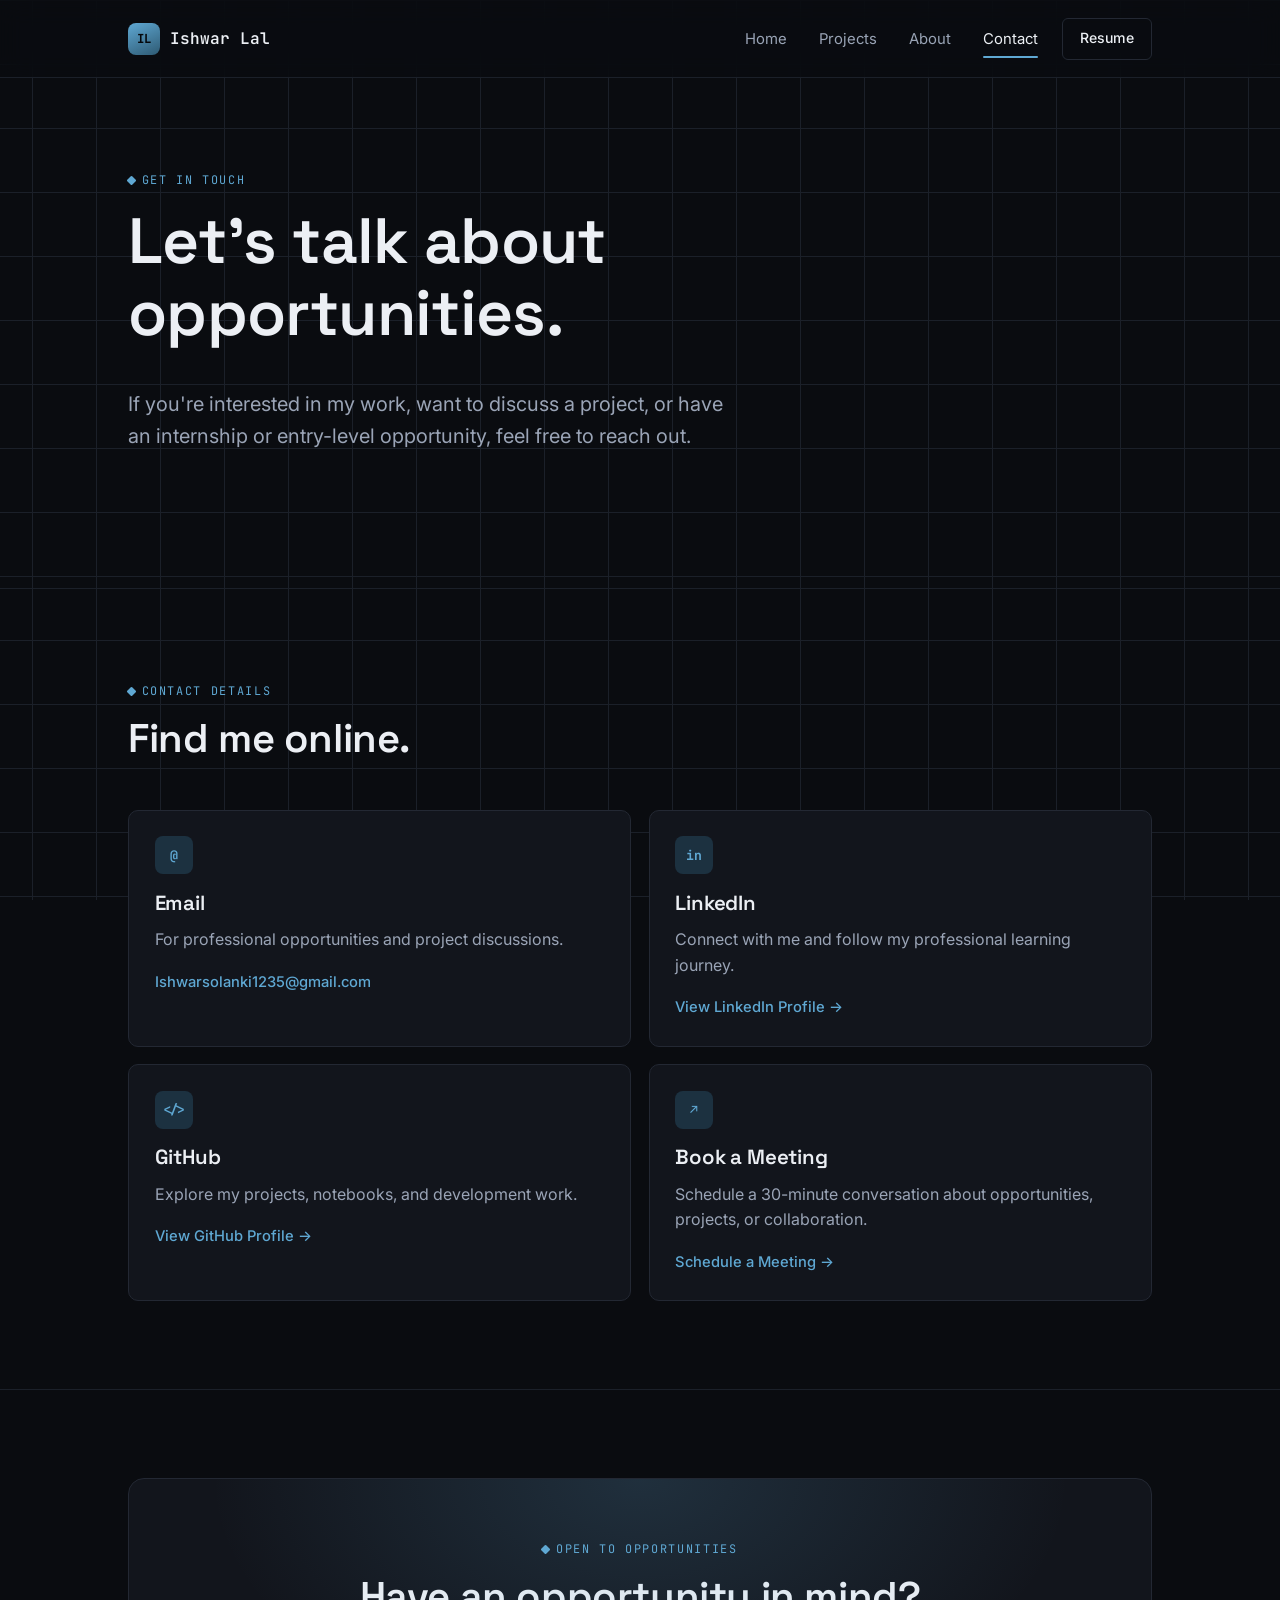
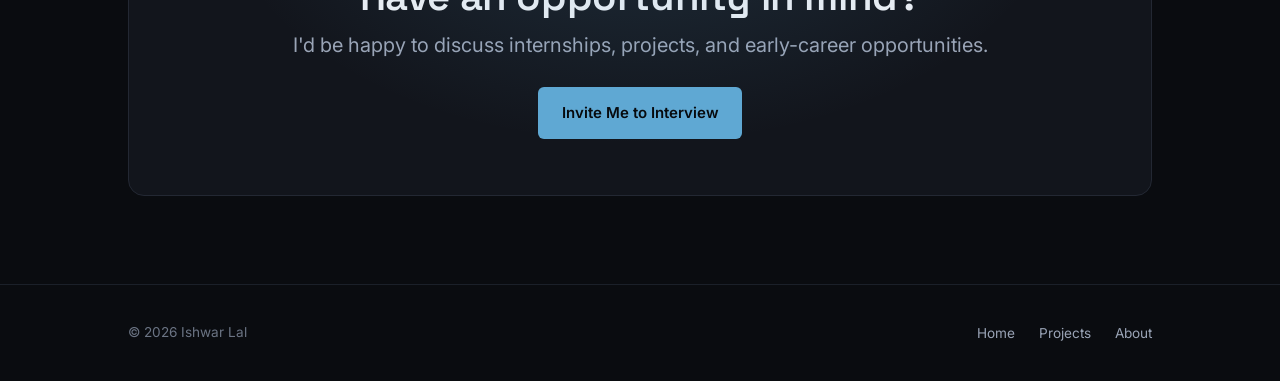
<file: contact.html>
<!DOCTYPE html>
<html lang="en">
<head>
<meta charset="UTF-8">
<meta name="viewport" content="width=device-width, initial-scale=1.0">
<title>Contact | Ishwar Lal</title>
<meta name="description" content="Get in touch with Ishwar Lal for machine learning and data science internship or entry-level opportunities.">
<link rel="icon" href="data:image/svg+xml,%3Csvg xmlns=%27http://www.w3.org/2000/svg%27 viewBox=%270 0 100 100%27%3E%3Crect width=%27100%27 height=%27100%27 rx=%2722%27 fill=%27%235FA8D3%27/%3E%3Ctext x=%2750%25%27 y=%2758%25%27 font-family=%27monospace%27 font-weight=%27700%27 font-size=%2740%27 fill=%27%230A0C10%27 text-anchor=%27middle%27%3EIL%3C/text%3E%3C/svg%3E">
<meta property="og:type" content="website">
<meta property="og:title" content="Contact | Ishwar Lal">
<meta property="og:description" content="Get in touch with Ishwar Lal for machine learning and data science internship or entry-level opportunities.">
<meta property="og:image" content="https://ishwarsolanki-004.github.io/Ishwar-portfolio/og-image.png">
<meta property="og:url" content="https://ishwarsolanki-004.github.io/Ishwar-portfolio/contact.html">
<meta name="twitter:card" content="summary_large_image">
<meta name="twitter:title" content="Contact | Ishwar Lal">
<meta name="twitter:description" content="Get in touch with Ishwar Lal for machine learning and data science internship or entry-level opportunities.">
<meta name="twitter:image" content="https://ishwarsolanki-004.github.io/Ishwar-portfolio/og-image.png">
<link rel="preconnect" href="https://fonts.googleapis.com">
<link rel="preconnect" href="https://fonts.gstatic.com" crossorigin>
<link href="https://fonts.googleapis.com/css2?family=Space+Grotesk:wght@500;600;700&family=Inter:wght@400;500;600&family=JetBrains+Mono:wght@400;500;600;700&display=swap" rel="stylesheet">
<link rel="stylesheet" href="style.css">
</head>
<body>
<a class="skip-link" href="#main">Skip to content</a>

<header class="site-header">
  <nav class="nav" aria-label="Primary">
    <a href="index.html" class="brand">
      <span class="brand-mark" aria-hidden="true">IL</span>
      Ishwar Lal
    </a>
    <div class="nav-right">
      <ul class="nav-links" id="nav-links">
        <li><a href="index.html">Home</a></li>
        <li><a href="projects.html">Projects</a></li>
        <li><a href="about.html">About</a></li>
        <li><a href="contact.html" aria-current="page">Contact</a></li>
        <li class="mobile-resume-item"><a class="nav-cta" href="resume.pdf" target="_blank" rel="noopener noreferrer" data-resume-link>Resume</a></li>
      </ul>
      <a class="nav-cta desktop-only" href="resume.pdf" target="_blank" rel="noopener noreferrer" data-resume-link>Resume</a>
      <button class="nav-toggle" id="nav-toggle" aria-label="Toggle navigation menu" aria-expanded="false" aria-controls="nav-links">
        <svg viewBox="0 0 24 24" fill="none" stroke="currentColor" stroke-width="2" aria-hidden="true"><line x1="3" y1="6" x2="21" y2="6"/><line x1="3" y1="12" x2="21" y2="12"/><line x1="3" y1="18" x2="21" y2="18"/></svg>
      </button>
    </div>
  </nav>
</header>

<main id="main">

  <section>
    <div class="container">
      <div class="section-head reveal">
        <span class="eyebrow">Get in Touch</span>
        <h1>Let's talk about opportunities.</h1>
        <p class="lede">If you're interested in my work, want to discuss a project, or have an internship or entry-level opportunity, feel free to reach out.</p>
      </div>
    </div>
  </section>

  <section class="section-border-t">
    <div class="container">
      <div class="section-head reveal">
        <span class="eyebrow">Contact Details</span>
        <h2>Find me online.</h2>
      </div>
      <div class="contact-grid">
        <div class="contact-card reveal">
          <div class="tile-icon" aria-hidden="true">@</div>
          <h3>Email</h3>
          <p>For professional opportunities and project discussions.</p>
          <a class="link" href="mailto:Ishwarsolanki1235@gmail.com">Ishwarsolanki1235@gmail.com</a>
        </div>
        <div class="contact-card reveal">
          <div class="tile-icon" aria-hidden="true">in</div>
          <h3>LinkedIn</h3>
          <p>Connect with me and follow my professional learning journey.</p>
          <a class="link" href="https://www.linkedin.com/in/ishwar-lal20a04" target="_blank" rel="noopener noreferrer">View LinkedIn Profile →</a>
        </div>
        <div class="contact-card reveal">
          <div class="tile-icon" aria-hidden="true">&lt;/&gt;</div>
          <h3>GitHub</h3>
          <p>Explore my projects, notebooks, and development work.</p>
          <a class="link" href="https://github.com/Ishwarsolanki-004" target="_blank" rel="noopener noreferrer">View GitHub Profile →</a>
        </div>
        <div class="contact-card reveal">
          <div class="tile-icon" aria-hidden="true">↗</div>
          <h3>Book a Meeting</h3>
          <p>Schedule a 30-minute conversation about opportunities, projects, or collaboration.</p>
          <a class="link" href="https://calendly.com/ishwarsolanki1235/30min" target="_blank" rel="noopener noreferrer">Schedule a Meeting →</a>
        </div>
      </div>
    </div>
  </section>

  <!-- CLOSING CTA -->
  <section class="section-border-t">
    <div class="container">
      <div class="cta-band reveal">
        <span class="eyebrow" style="justify-content:center;">Open to Opportunities</span>
        <h2>Have an opportunity in mind?</h2>
        <p class="lede" style="margin-left:auto;margin-right:auto;">I'd be happy to discuss internships, projects, and early-career opportunities.</p>
        <div class="btn-row">
          <a href="mailto:Ishwarsolanki1235@gmail.com" class="btn btn-primary">Invite Me to Interview</a>
        </div>
      </div>
    </div>
  </section>

</main>

<footer class="site-footer">
  <div class="container footer-inner">
    <p>© 2026 Ishwar Lal</p>
    <ul class="footer-links">
      <li><a href="index.html">Home</a></li>
      <li><a href="projects.html">Projects</a></li>
      <li><a href="about.html">About</a></li>
    </ul>
  </div>
</footer>

<script src="script.js"></script>
</body>
</html>
</file>
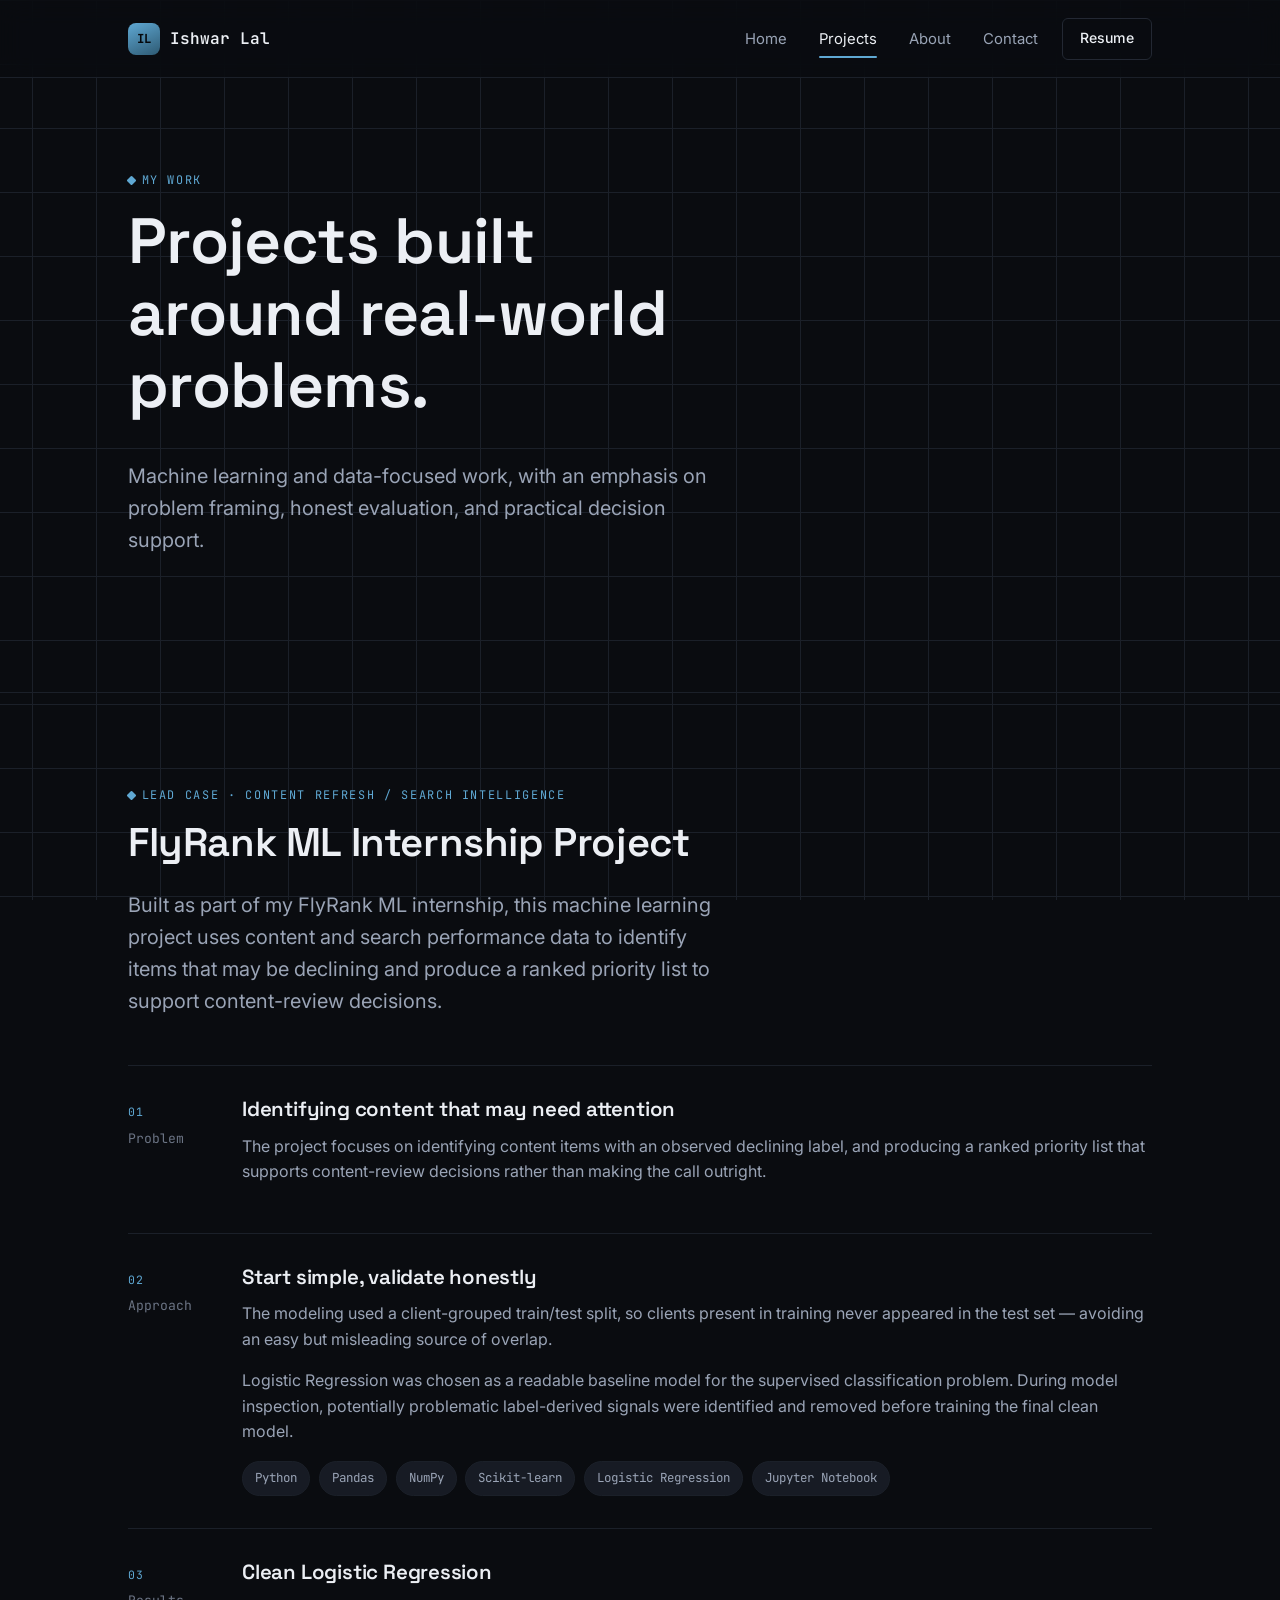
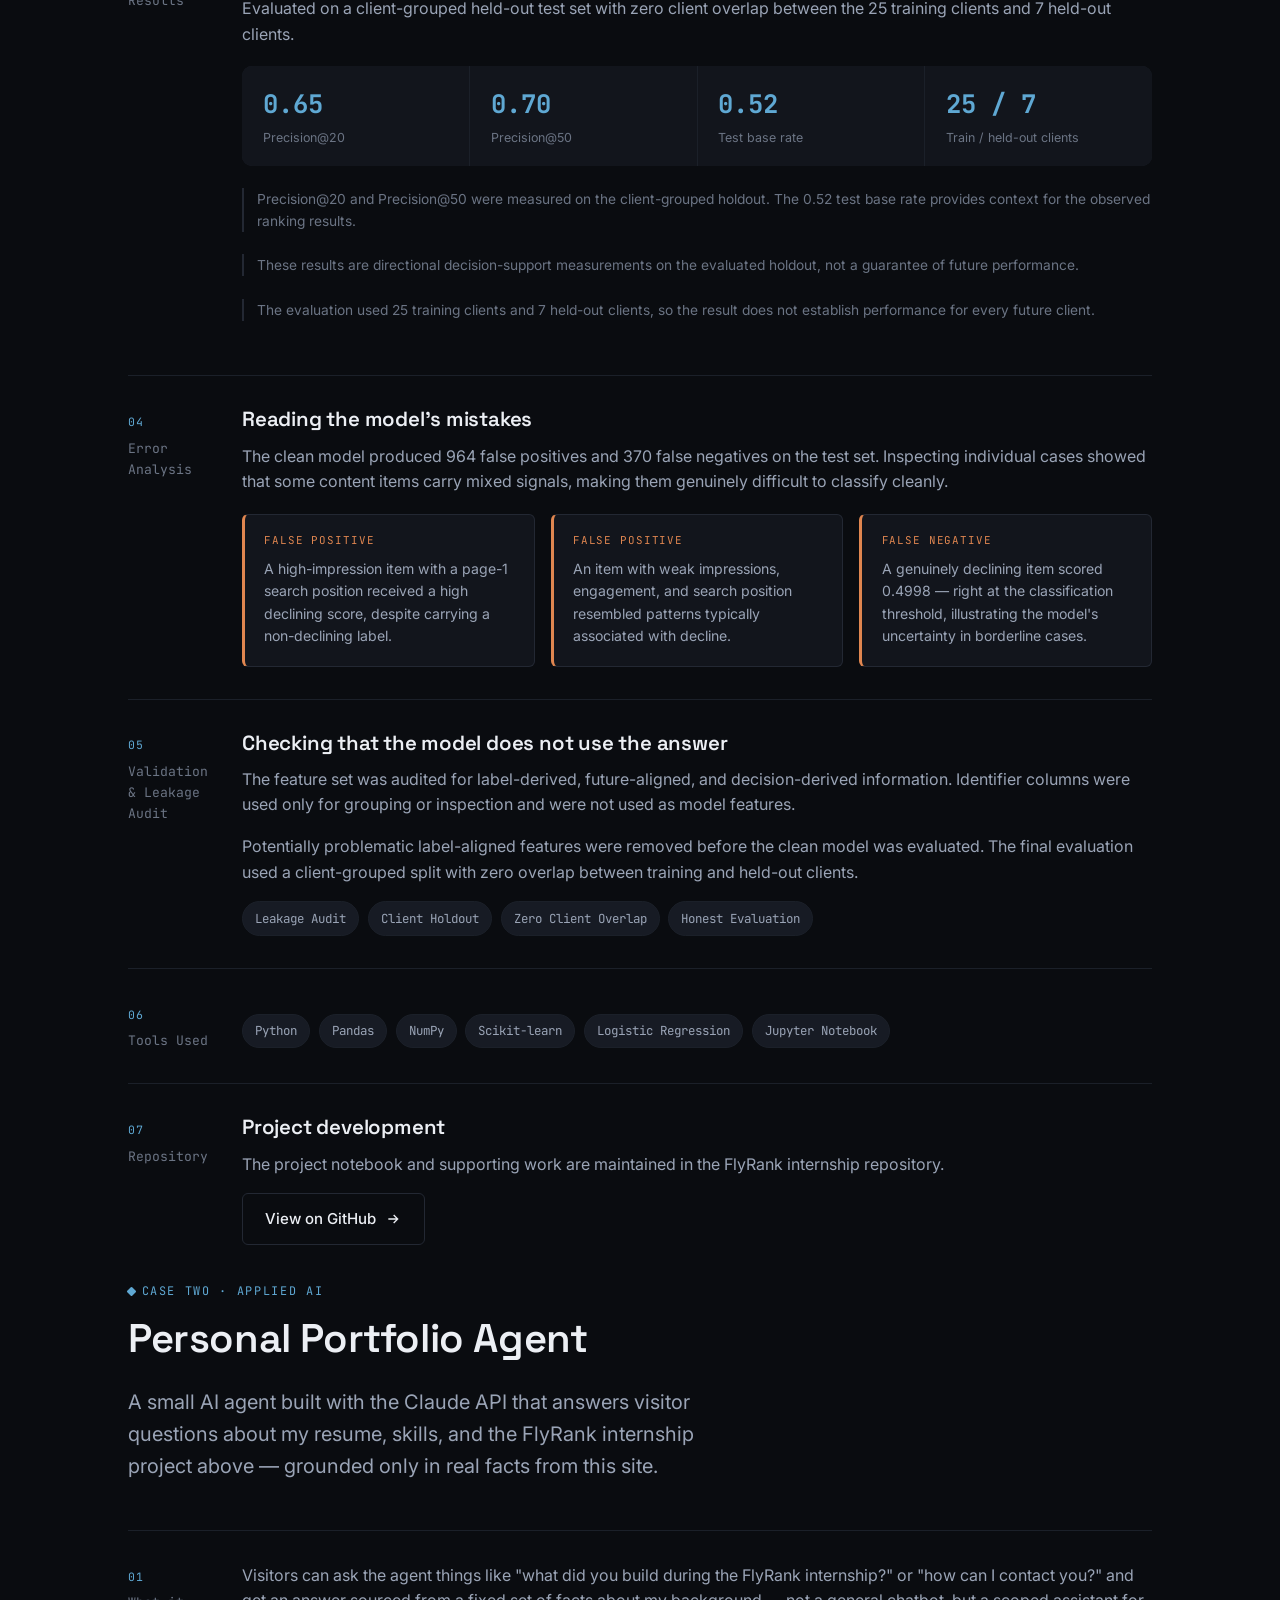
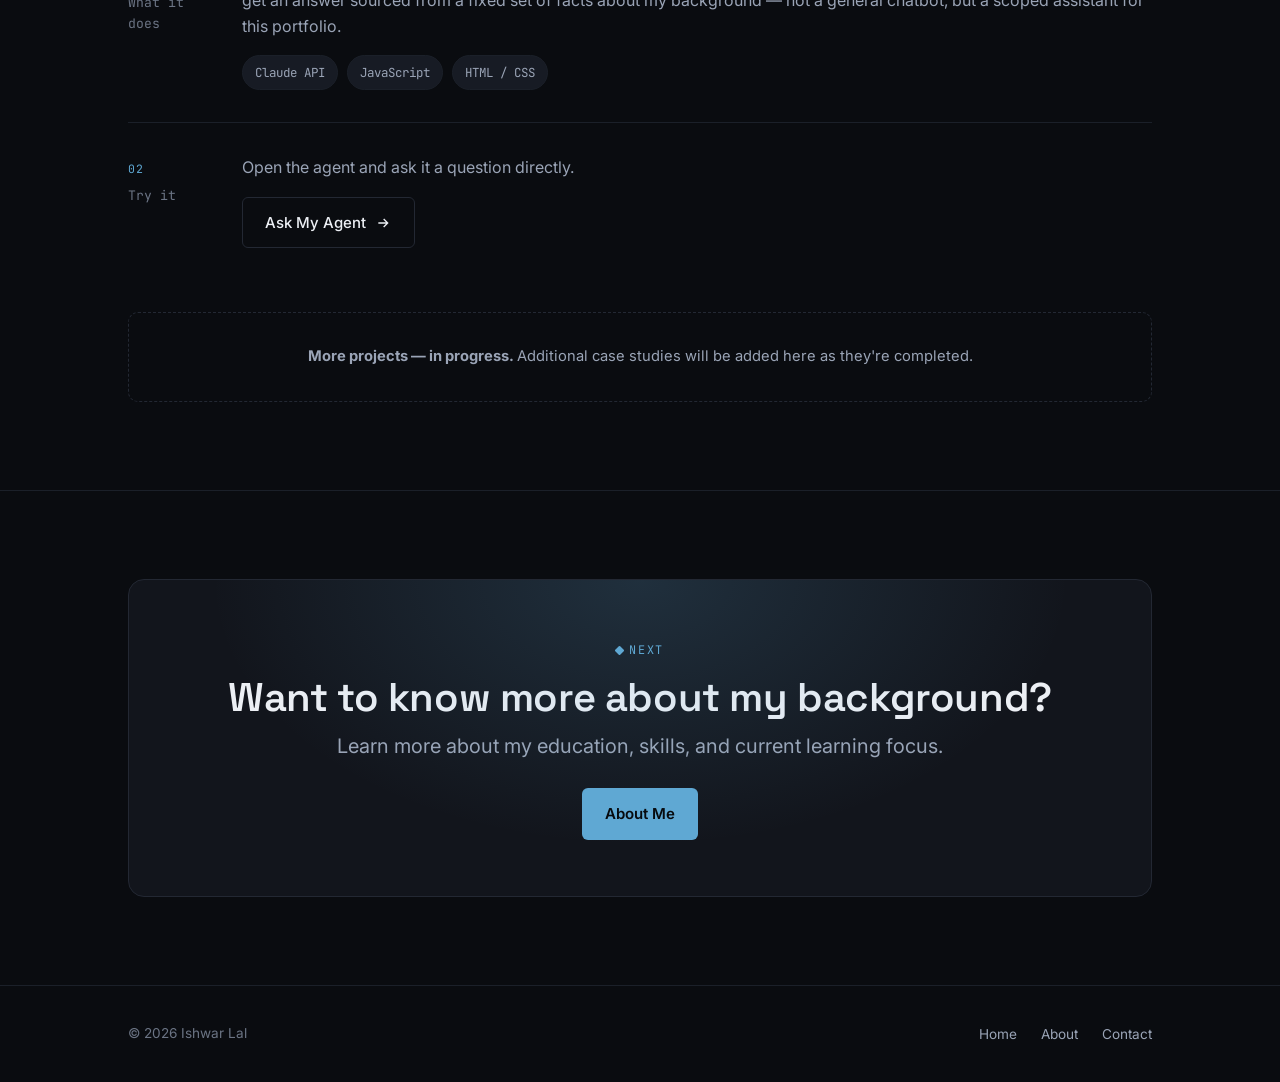
<file: projects.html>
<!DOCTYPE html>
<html lang="en">
<head>
<meta charset="UTF-8">
<meta name="viewport" content="width=device-width, initial-scale=1.0">
<title>Projects | Ishwar Lal</title>
<meta
    name="description"
    content="Machine learning and data science projects by Ishwar Lal, including the FlyRank ML internship content refresh and search intelligence case study."
>
<link
    rel="icon"
    href="data:image/svg+xml,%3Csvg xmlns=%27http://www.w3.org/2000/svg%27 viewBox=%270 0 100 100%27%3E%3Crect width=%27100%27 height=%27100%27 rx=%2722%27 fill=%27%235FA8D3%27/%3E%3Ctext x=%2750%25%27 y=%2758%25%27 font-family=%27monospace%27 font-weight=%27700%27 font-size=%2740%27 fill=%27%230A0C10%27 text-anchor=%27middle%27%3EIL%3C/text%3E%3C/svg%3E"
>
<meta property="og:type" content="website">
<meta property="og:title" content="Projects | Ishwar Lal">
<meta
    property="og:description"
    content="Machine learning and data science projects by Ishwar Lal, including the FlyRank ML internship content refresh and search intelligence case study."
>
<meta
    property="og:image"
    content="https://ishwarsolanki-004.github.io/Ishwar-portfolio/og-image.png"
>
<meta
    property="og:url"
    content="https://ishwarsolanki-004.github.io/Ishwar-portfolio/projects.html"
>
<meta name="twitter:card" content="summary_large_image">
<meta name="twitter:title" content="Projects | Ishwar Lal">
<meta
    name="twitter:description"
    content="Machine learning and data science projects by Ishwar Lal, including the FlyRank ML internship content refresh and search intelligence case study."
>
<meta
    name="twitter:image"
    content="https://ishwarsolanki-004.github.io/Ishwar-portfolio/og-image.png"
>
<link rel="preconnect" href="https://fonts.googleapis.com">
<link rel="preconnect" href="https://fonts.gstatic.com" crossorigin>
<link
    href="https://fonts.googleapis.com/css2?family=Space+Grotesk:wght@500;600;700&family=Inter:wght@400;500;600&family=JetBrains+Mono:wght@400;500;600;700&display=swap"
    rel="stylesheet"
>
<link rel="stylesheet" href="style.css">
</head>
<body>
<a class="skip-link" href="#main">
    Skip to content
</a>
<!-- =========================
     NAVIGATION
========================= -->
<header class="site-header">
    <nav class="nav" aria-label="Primary">
        <a href="index.html" class="brand">
            <span class="brand-mark" aria-hidden="true">
                IL
            </span>
            Ishwar Lal
        </a>
        <div class="nav-right">
            <ul class="nav-links" id="nav-links">
                <li>
                    <a href="index.html">
                        Home
                    </a>
                </li>
                <li>
                    <a href="projects.html" aria-current="page">
                        Projects
                    </a>
                </li>
                <li>
                    <a href="about.html">
                        About
                    </a>
                </li>
                <li>
                    <a href="contact.html">
                        Contact
                    </a>
                </li>
                <li class="mobile-resume-item">
                    <a
                        class="nav-cta"
                        href="resume.pdf"
                        target="_blank"
                        rel="noopener noreferrer"
                        data-resume-link
                    >
                        Resume
                    </a>
                </li>
            </ul>
            <a
                class="nav-cta desktop-only"
                href="resume.pdf"
                target="_blank"
                rel="noopener noreferrer"
                data-resume-link
            >
                Resume
            </a>
            <button
                class="nav-toggle"
                id="nav-toggle"
                aria-label="Toggle navigation menu"
                aria-expanded="false"
                aria-controls="nav-links"
            >
                <svg
                    viewBox="0 0 24 24"
                    fill="none"
                    stroke="currentColor"
                    stroke-width="2"
                    aria-hidden="true"
                >
                    <line x1="3" y1="6" x2="21" y2="6"/>
                    <line x1="3" y1="12" x2="21" y2="12"/>
                    <line x1="3" y1="18" x2="21" y2="18"/>
                </svg>
            </button>
        </div>
    </nav>
</header>
<main id="main">
<!-- =========================
     PAGE INTRO
========================= -->
<section>
    <div class="container">
        <div class="section-head reveal">
            <span class="eyebrow">
                My Work
            </span>
            <h1>
                Projects built around real-world problems.
            </h1>
            <p class="lede">
                Machine learning and data-focused work, with an emphasis
                on problem framing, honest evaluation, and practical
                decision support.
            </p>
        </div>
    </div>
</section>
<!-- =========================
     FLYRANK CASE STUDY
========================= -->
<section class="section-border-t">
    <div class="container">
        <!-- CASE STUDY HEADER -->
        <div class="section-head reveal">
            <span class="eyebrow">
                Lead Case · Content Refresh / Search Intelligence
            </span>
            <h2>
                FlyRank ML Internship Project
            </h2>
            <p class="lede">
                Built as part of my FlyRank ML internship, this machine
                learning project uses content and search performance data
                to identify items that may be declining and produce a
                ranked priority list to support content-review decisions.
            </p>
        </div>
        <!-- =========================
             01 — PROBLEM
        ========================= -->
        <div class="case-block reveal">
            <div class="case-num">
                <span>01</span>
                Problem
            </div>
            <div>
                <h3>
                    Identifying content that may need attention
                </h3>
                <p>
                    The project focuses on identifying content items with
                    an observed declining label, and producing a ranked
                    priority list that supports content-review decisions
                    rather than making the call outright.
                </p>
            </div>
        </div>
        <!-- =========================
             02 — APPROACH
        ========================= -->
        <div class="case-block reveal">
            <div class="case-num">
                <span>02</span>
                Approach
            </div>
            <div>
                <h3>
                    Start simple, validate honestly
                </h3>
                <p>
                    The modeling used a client-grouped train/test split,
                    so clients present in training never appeared in the
                    test set — avoiding an easy but misleading source of
                    overlap.
                </p>
                <p>
                    Logistic Regression was chosen as a readable baseline
                    model for the supervised classification problem.
                    During model inspection, potentially problematic
                    label-derived signals were identified and removed
                    before training the final clean model.
                </p>
                <div
                    class="chip-row"
                    aria-label="Tools used in this project"
                >
                    <span class="chip">
                        Python
                    </span>
                    <span class="chip">
                        Pandas
                    </span>
                    <span class="chip">
                        NumPy
                    </span>
                    <span class="chip">
                        Scikit-learn
                    </span>
                    <span class="chip">
                        Logistic Regression
                    </span>
                    <span class="chip">
                        Jupyter Notebook
                    </span>
                </div>
            </div>
        </div>
        <!-- =========================
             03 — RESULTS
        ========================= -->
        <div class="case-block reveal">
            <div class="case-num">
                <span>03</span>
                Results
            </div>
            <div>
                <h3>
                    Clean Logistic Regression
                </h3>
                <p>
                    Evaluated on a client-grouped held-out test set with
                    zero client overlap between the 25 training clients
                    and 7 held-out clients.
                </p>
                <!-- RESULTS -->
                <div class="result-strip">
                    <div class="result-cell">
                        <div class="n">
                            0.65
                        </div>
                        <div class="l">
                            Precision@20
                        </div>
                    </div>
                    <div class="result-cell">
                        <div class="n">
                            0.70
                        </div>
                        <div class="l">
                            Precision@50
                        </div>
                    </div>
                    <div class="result-cell">
                        <div class="n">
                            0.52
                        </div>
                        <div class="l">
                            Test base rate
                        </div>
                    </div>
                    <div class="result-cell">
                        <div class="n">
                            25 / 7
                        </div>
                        <div class="l">
                            Train / held-out clients
                        </div>
                    </div>
                </div>
                <!-- RESULTS CONTEXT -->
                <p class="feature-note">
                    Precision@20 and Precision@50 were measured on the
                    client-grouped holdout. The 0.52 test base rate
                    provides context for the observed ranking results.
                </p>
                <p class="feature-note">
                    These results are directional decision-support
                    measurements on the evaluated holdout, not a
                    guarantee of future performance.
                </p>
                <p class="feature-note">
                    The evaluation used 25 training clients and 7
                    held-out clients, so the result does not establish
                    performance for every future client.
                </p>
            </div>
        </div>
        <!-- =========================
             04 — ERROR ANALYSIS
        ========================= -->
        <div class="case-block reveal">
            <div class="case-num">
                <span>04</span>
                Error Analysis
            </div>
            <div>
                <h3>
                    Reading the model's mistakes
                </h3>
                <p>
                    The clean model produced 964 false positives and
                    370 false negatives on the test set. Inspecting
                    individual cases showed that some content items
                    carry mixed signals, making them genuinely
                    difficult to classify cleanly.
                </p>
                <div class="error-cards">
                    <!-- FALSE POSITIVE 1 -->
                    <div class="error-card">
                        <span class="tag">
                            False Positive
                        </span>
                        <p>
                            A high-impression item with a page-1 search
                            position received a high declining score,
                            despite carrying a non-declining label.
                        </p>
                    </div>
                    <!-- FALSE POSITIVE 2 -->
                    <div class="error-card">
                        <span class="tag">
                            False Positive
                        </span>
                        <p>
                            An item with weak impressions, engagement,
                            and search position resembled patterns
                            typically associated with decline.
                        </p>
                    </div>
                    <!-- FALSE NEGATIVE -->
                    <div class="error-card">
                        <span class="tag">
                            False Negative
                        </span>
                        <p>
                            A genuinely declining item scored 0.4998 —
                            right at the classification threshold,
                            illustrating the model's uncertainty in
                            borderline cases.
                        </p>
                    </div>
                </div>
            </div>
        </div>
        <!-- =========================
             05 — LEAKAGE AUDIT
        ========================= -->
        <div class="case-block reveal">
            <div class="case-num">
                <span>05</span>
                Validation &amp; Leakage Audit
            </div>
            <div>
                <h3>
                    Checking that the model does not use the answer
                </h3>
                <p>
                    The feature set was audited for label-derived,
                    future-aligned, and decision-derived information.
                    Identifier columns were used only for grouping or
                    inspection and were not used as model features.
                </p>
                <p>
                    Potentially problematic label-aligned features were
                    removed before the clean model was evaluated. The
                    final evaluation used a client-grouped split with
                    zero overlap between training and held-out clients.
                </p>
                <div class="chip-row">
                    <span class="chip">
                        Leakage Audit
                    </span>
                    <span class="chip">
                        Client Holdout
                    </span>
                    <span class="chip">
                        Zero Client Overlap
                    </span>
                    <span class="chip">
                        Honest Evaluation
                    </span>
                </div>
            </div>
        </div>
        <!-- =========================
             06 — TOOLS
        ========================= -->
        <div class="case-block reveal">
            <div class="case-num">
                <span>06</span>
                Tools Used
            </div>
            <div>
                <div class="chip-row">
                    <span class="chip">
                        Python
                    </span>
                    <span class="chip">
                        Pandas
                    </span>
                    <span class="chip">
                        NumPy
                    </span>
                    <span class="chip">
                        Scikit-learn
                    </span>
                    <span class="chip">
                        Logistic Regression
                    </span>
                    <span class="chip">
                        Jupyter Notebook
                    </span>
                </div>
            </div>
        </div>
        <!-- =========================
             07 — REPOSITORY
        ========================= -->
        <div class="case-block reveal">
            <div class="case-num">
                <span>07</span>
                Repository
            </div>
            <div>
                <h3>
                    Project development
                </h3>
                <p>
                    The project notebook and supporting work are maintained
                    in the FlyRank internship repository.
                </p>
                <a
                    href="https://github.com/Ishwarsolanki-004/ML-internship-with-flyrank-ai"
                    class="btn btn-outline"
                    target="_blank"
                    rel="noopener noreferrer"
                >
                    View on GitHub
                    <svg
                        viewBox="0 0 24 24"
                        fill="none"
                        stroke="currentColor"
                        stroke-width="2"
                        aria-hidden="true"
                    >
                        <path d="M5 12h14M13 6l6 6-6 6"/>
                    </svg>
                </a>
            </div>
        </div>
        <!-- =========================
             PERSONAL AGENT
        ========================= -->
        <div class="section-head reveal">
            <span class="eyebrow">
                Case Two · Applied AI
            </span>
            <h2>
                Personal Portfolio Agent
            </h2>
            <p class="lede">
                A small AI agent built with the Claude API that answers
                visitor questions about my resume, skills, and the
                FlyRank internship project above — grounded only in
                real facts from this site.
            </p>
        </div>
        <div class="case-block reveal">
            <div class="case-num">
                <span>01</span>
                What it does
            </div>
            <div>
                <p>
                    Visitors can ask the agent things like "what did you
                    build during the FlyRank internship?" or "how can I
                    contact you?" and get an answer sourced from a fixed
                    set of facts about my background — not a general
                    chatbot, but a scoped assistant for this portfolio.
                </p>
                <div class="chip-row" aria-label="Tools used in this project">
                    <span class="chip">
                        Claude API
                    </span>
                    <span class="chip">
                        JavaScript
                    </span>
                    <span class="chip">
                        HTML / CSS
                    </span>
                </div>
            </div>
        </div>
        <div class="case-block reveal">
            <div class="case-num">
                <span>02</span>
                Try it
            </div>
            <div>
                <p>
                    Open the agent and ask it a question directly.
                </p>
                <a
                    href="agent.html"
                    class="btn btn-outline"
                >
                    Ask My Agent
                    <svg
                        viewBox="0 0 24 24"
                        fill="none"
                        stroke="currentColor"
                        stroke-width="2"
                        aria-hidden="true"
                    >
                        <path d="M5 12h14M13 6l6 6-6 6"/>
                    </svg>
                </a>
            </div>
        </div>
        <!-- =========================
             MORE PROJECTS
        ========================= -->
        <div class="project-placeholder reveal">
            <p>
                <strong>
                    More projects — in progress.
                </strong>
                Additional case studies will be added here as they're
                completed.
            </p>
        </div>
    </div>
</section>
<!-- =========================
     CLOSING CTA
========================= -->
<section class="section-border-t">
    <div class="container">
        <div class="cta-band reveal">
            <span
                class="eyebrow"
                style="justify-content:center;"
            >
                Next
            </span>
            <h2>
                Want to know more about my background?
            </h2>
            <p
                class="lede"
                style="margin-left:auto;margin-right:auto;"
            >
                Learn more about my education, skills, and current
                learning focus.
            </p>
            <div class="btn-row">
                <a
                    href="about.html"
                    class="btn btn-primary"
                >
                    About Me
                </a>
            </div>
        </div>
    </div>
</section>
</main>
<!-- =========================
     FOOTER
========================= -->
<footer class="site-footer">
    <div class="container footer-inner">
        <p>
            © 2026 Ishwar Lal
        </p>
        <ul class="footer-links">
            <li>
                <a href="index.html">
                    Home
                </a>
            </li>
            <li>
                <a href="about.html">
                    About
                </a>
            </li>
            <li>
                <a href="contact.html">
                    Contact
                </a>
            </li>
        </ul>
    </div>
</footer>
<script src="script.js"></script>
</body>
</html>
</file>
<file: style.css>
/* ============================================================
   Ishwar Lal — Portfolio
   Design tokens
   ============================================================ */
:root{
  /* Color */
  --bg:            #0A0C10;
  --bg-raised:     #12151C;
  --bg-raised-2:   #171B24;
  --border:        #232833;
  --border-soft:   #1B2029;
  --text-primary:  #ECEFF4;
  --text-secondary:#9AA4B6;
  --text-muted:    #6B7484;
  --signal:        #5FA8D3;   /* steel blue — baseline / clean signal */
  --signal-dim:    #1C3140;
  --flag:          #E08650;   /* rust orange — flagged / anomalous data */
  --flag-dim:      #3D2417;
  --good:          #86C08A;

  /* Type */
  --font-display: 'Space Grotesk', 'Segoe UI', sans-serif;
  --font-body:    'Inter', 'Segoe UI', sans-serif;
  --font-mono:    'JetBrains Mono', 'Consolas', monospace;

  /* Layout */
  --max-w: 1120px;
  --gutter: clamp(1.25rem, 4vw, 3rem);
  --radius-sm: 6px;
  --radius-md: 10px;
  --radius-lg: 16px;

  /* Motion */
  --ease: cubic-bezier(.22,.61,.36,1);
  --dur-fast: 160ms;
  --dur-med: 420ms;
}

*, *::before, *::after{ box-sizing: border-box; }
html{ scroll-behavior: smooth; }
@media (prefers-reduced-motion: reduce){
  html{ scroll-behavior: auto; }
  *, *::before, *::after{
    animation-duration: 0.001ms !important;
    animation-iteration-count: 1 !important;
    transition-duration: 0.001ms !important;
    scroll-behavior: auto !important;
  }
}

body{
  margin:0;
  background: var(--bg);
  color: var(--text-primary);
  font-family: var(--font-body);
  font-size: 16px;
  line-height: 1.6;
  -webkit-font-smoothing: antialiased;
  background-image:
    linear-gradient(var(--border-soft) 1px, transparent 1px),
    linear-gradient(90deg, var(--border-soft) 1px, transparent 1px);
  background-size: 64px 64px;
  background-position: center top;
  background-attachment: fixed;
}

img{ max-width:100%; display:block; }
a{ color: inherit; text-decoration: none; }

::selection{ background: var(--signal); color: #05070A; }

:focus-visible{
  outline: 2px solid var(--signal);
  outline-offset: 3px;
  border-radius: 3px;
}

.container{
  max-width: var(--max-w);
  margin: 0 auto;
  padding: 0 var(--gutter);
}

.skip-link{
  position:absolute; left:-999px; top:0;
  background: var(--signal); color:#05070A;
  padding: .75rem 1.25rem; border-radius: 0 0 var(--radius-sm) 0;
  font-family: var(--font-mono); font-size: .85rem; z-index: 200;
}
.skip-link:focus{ left:0; }

/* ============================================================
   Type scale
   ============================================================ */
h1,h2,h3,h4{
  font-family: var(--font-display);
  font-weight: 600;
  line-height: 1.12;
  letter-spacing: -0.01em;
  margin: 0 0 .6em;
}
h1{ font-size: clamp(2.3rem, 5.2vw, 4rem); }
h2{ font-size: clamp(1.6rem, 3.2vw, 2.5rem); }
h3{ font-size: clamp(1.05rem, 1.6vw, 1.3rem); }
p{ margin: 0 0 1em; color: var(--text-secondary); }
.lede{ font-size: clamp(1.05rem, 1.6vw, 1.25rem); color: var(--text-secondary); max-width: 62ch; }

.eyebrow{
  display:inline-flex; align-items:center; gap:.55em;
  font-family: var(--font-mono);
  font-size: .74rem;
  letter-spacing: .14em;
  text-transform: uppercase;
  color: var(--signal);
  margin-bottom: 1rem;
}
.eyebrow::before{
  content:""; width: 7px; height:7px; border-radius:1px;
  background: var(--signal);
  transform: rotate(45deg);
  flex-shrink:0;
}

.availability-badge{
  display:inline-flex; align-items:center; gap:.6rem;
  padding: .5rem .9rem;
  border: 1px solid var(--border);
  border-radius: 999px;
  background: var(--bg-raised);
  font-size: .82rem;
  color: var(--text-secondary);
  margin-bottom: 1.4rem;
}
.pulse-dot{
  width:7px; height:7px; border-radius:50%;
  background: var(--good); flex-shrink:0;
  box-shadow: 0 0 0 3px rgba(134,192,138,.18);
}

/* ============================================================
   Nav
   ============================================================ */
.site-header{
  position: sticky; top:0; z-index: 100;
  background: rgba(10,12,16,.78);
  backdrop-filter: blur(14px) saturate(140%);
  -webkit-backdrop-filter: blur(14px) saturate(140%);
  border-bottom: 1px solid var(--border-soft);
}
.nav{
  display:flex; align-items:center; justify-content:space-between;
  padding: 1.1rem var(--gutter);
  max-width: var(--max-w); margin: 0 auto;
}
.brand{
  display:flex; align-items:center; gap:.6rem;
  font-family: var(--font-mono); font-weight:600; font-size: 1rem;
  color: var(--text-primary);
}
.brand-mark{
  width: 32px; height:32px; border-radius: 8px;
  background: linear-gradient(155deg, var(--signal), #2E5A73);
  display:flex; align-items:center; justify-content:center;
  font-family: var(--font-mono); font-size:.78rem; font-weight:700;
  color:#05070A;
}
.nav-links{
  display:flex; align-items:center; gap: 2rem;
  list-style:none; margin:0; padding:0;
}
.nav-links a{
  font-size: .93rem; color: var(--text-secondary);
  position:relative; padding: .25rem 0;
  transition: color var(--dur-fast) var(--ease);
}
.nav-links a:hover, .nav-links a[aria-current="page"]{ color: var(--text-primary); }
.nav-links a[aria-current="page"]::after{
  content:""; position:absolute; left:0; right:0; bottom:-6px; height:2px;
  background: var(--signal); border-radius: 2px;
}
.nav-cta{
  display:inline-flex; align-items:center; gap:.5rem;
  padding: .55rem 1.05rem;
  border: 1px solid var(--border);
  border-radius: var(--radius-sm);
  font-size: .88rem; font-weight:500;
  color: var(--text-primary);
  transition: border-color var(--dur-fast) var(--ease), background var(--dur-fast) var(--ease);
}
.nav-cta:hover{ border-color: var(--signal); background: var(--signal-dim); }
.nav-right{ display:flex; align-items:center; gap:1.5rem; }

/* The Resume link inside .nav-links is for the mobile menu only —
   hidden on desktop, where the standalone .desktop-only button shows instead */
.nav-links li.mobile-resume-item{ display:none; }

.nav-toggle{
  display:none; background:none; border:1px solid var(--border);
  border-radius: var(--radius-sm); width:40px; height:40px;
  color: var(--text-primary); cursor:pointer;
  align-items:center; justify-content:center;
}
.nav-toggle svg{ width:20px; height:20px; }

@media (max-width: 860px){
  .site-header{
    backdrop-filter: none;
    -webkit-backdrop-filter: none;
    background: var(--bg);
  }
  .nav-links{
    position: fixed; inset: 64px 0 0 0;
    background: var(--bg);
    flex-direction: column; justify-content:flex-start;
    padding: 2rem var(--gutter);
    gap: 1.5rem;
    transform: translateY(-12px);
    visibility:hidden;
    transition: transform var(--dur-med) var(--ease), visibility 0s var(--dur-med);
  }
  .nav-links.is-open{
    visibility:visible; transform: translateY(0);
    transition: transform var(--dur-med) var(--ease), visibility 0s;
  }
  .nav-links a{ font-size: 1.15rem; }
  .nav-links li.mobile-resume-item{ display:list-item; }
  .nav-cta.desktop-only{ display:none; }
  .nav-toggle{ display:inline-flex; }
}

/* ============================================================
   Buttons
   ============================================================ */
.btn-row{ display:flex; flex-wrap:wrap; gap: .75rem; }
.btn{
  display:inline-flex; align-items:center; gap:.55rem;
  padding: .8rem 1.4rem;
  border-radius: var(--radius-sm);
  font-family: var(--font-body);
  font-weight: 500; font-size: .94rem;
  border: 1px solid transparent;
  cursor:pointer;
  transition: transform var(--dur-fast) var(--ease), border-color var(--dur-fast) var(--ease), background var(--dur-fast) var(--ease), color var(--dur-fast) var(--ease);
}
.btn:hover{ transform: translateY(-1px); }
.btn-primary{
  background: var(--signal); color: #05070A; font-weight:600;
}
.btn-primary:hover{ background:#7DBEE0; }
.btn-outline{
  border-color: var(--border); color: var(--text-primary); background: transparent;
}
.btn-outline:hover{ border-color: var(--signal); color: var(--signal); }
.btn-ghost{
  color: var(--text-secondary); padding-left:.3rem; padding-right:.3rem;
}
.btn-ghost:hover{ color: var(--text-primary); }
.btn svg{ width:16px; height:16px; flex-shrink:0; }

/* ============================================================
   Hero
   ============================================================ */
.hero{
  padding: clamp(3.5rem, 9vw, 7rem) 0 clamp(2.5rem, 6vw, 4rem);
  display:grid; grid-template-columns: 1.15fr .85fr; gap: clamp(2rem, 5vw, 4rem);
  align-items:center;
}
.hero-copy h1{ max-width: 15ch; }
.hero-copy .lede{ margin-bottom: 2rem; }

.hero-panel{
  background: var(--bg-raised);
  border: 1px solid var(--border);
  border-radius: var(--radius-lg);
  padding: 1.5rem;
  position: relative;
  overflow:hidden;
}
.hero-panel::before{
  content:""; position:absolute; inset:0;
  background: radial-gradient(120% 100% at 100% 0%, rgba(95,168,211,.16), transparent 60%);
  pointer-events:none;
}
.readout-head{
  display:flex; align-items:center; justify-content:space-between;
  font-family: var(--font-mono); font-size:.72rem; color: var(--text-muted);
  letter-spacing:.08em; text-transform:uppercase;
  margin-bottom: 1.1rem;
}
.readout-dot{
  width:7px; height:7px; border-radius:50%; background: var(--good);
  display:inline-block; margin-right:.5rem;
  box-shadow: 0 0 0 3px rgba(134,192,138,.18);
}
.readout-grid{
  display:grid; grid-template-columns: 1fr 1fr; gap: 1px;
  background: var(--border-soft); border-radius: var(--radius-md); overflow:hidden;
}
.readout-cell{
  background: var(--bg-raised-2); padding: 1rem 1.1rem;
}
.readout-cell .val{
  font-family: var(--font-mono); font-size: 1.5rem; font-weight:600;
  color: var(--text-primary);
}
.readout-cell .val.flag{ color: var(--flag); }
.readout-cell .val.signal{ color: var(--signal); }
.readout-cell .lbl{
  font-size: .74rem; color: var(--text-muted); margin-top:.25rem;
}
.readout-foot{
  font-family: var(--font-mono); font-size:.72rem; color: var(--text-muted);
  margin-top: 1rem; padding-top: 1rem; border-top: 1px solid var(--border-soft);
}

@media (max-width: 860px){
  .hero{ grid-template-columns: 1fr; }
}

.availability-badge{
  display:inline-flex; align-items:center; gap:.6rem;
  margin-top: 1.4rem;
  padding: .5rem .9rem;
  border: 1px solid var(--border);
  border-radius: 999px;
  font-family: var(--font-mono);
  font-size: .78rem;
  color: var(--text-secondary);
  background: var(--bg-raised);
}

.step-strip{
  display:grid; grid-template-columns: repeat(3, 1fr); gap: 1.5rem;
  margin-top: 1rem;
}
.step-num{
  display:block; font-family: var(--font-mono); font-size:.78rem;
  color: var(--signal); letter-spacing:.08em; margin-bottom:.6rem;
}
.step h3{ font-size: 1.05rem; margin-bottom:.4rem; }
.step p{ font-size:.9rem; margin:0; }
@media (max-width: 760px){ .step-strip{ grid-template-columns: 1fr; gap: 1.75rem; } }

.feature-note{
  font-size: .86rem;
  color: var(--text-muted);
  border-left: 2px solid var(--border);
  padding-left: .8rem;
  margin: 1rem 0 1.4rem;
}

/* ============================================================
   Sections
   ============================================================ */
section{ padding: clamp(3rem, 7vw, 5.5rem) 0; }
.section-border-t{ border-top: 1px solid var(--border-soft); }
.section-head{ max-width: 60ch; margin-bottom: clamp(2rem, 5vw, 3rem); }

.reveal{
  opacity:0; transform: translateY(16px);
  transition: opacity var(--dur-med) var(--ease), transform var(--dur-med) var(--ease);
}
.reveal.is-visible{ opacity:1; transform:none; }

/* ============================================================
   Cards: interest / skill tiles
   ============================================================ */
.tile-grid{ display:grid; grid-template-columns: repeat(3, 1fr); gap: 1.1rem; }
.tile{
  background: var(--bg-raised);
  border: 1px solid var(--border);
  border-radius: var(--radius-md);
  padding: 1.6rem;
  transition: border-color var(--dur-fast) var(--ease), transform var(--dur-fast) var(--ease);
}
.tile:hover{ border-color: var(--signal); transform: translateY(-2px); }
.tile-icon{
  width:38px; height:38px; border-radius: 8px;
  display:flex; align-items:center; justify-content:center;
  background: var(--signal-dim); color: var(--signal);
  font-family: var(--font-mono); font-weight:700; font-size:.82rem;
  margin-bottom: 1rem;
}
.tile p{ margin:0; font-size: .93rem; }

@media (max-width: 760px){ .tile-grid{ grid-template-columns: 1fr; } }

/* ============================================================
   Skill categories
   ============================================================ */
.skill-groups{ display:grid; grid-template-columns: repeat(3, 1fr); gap: 1rem; }
.skill-group{
  background: var(--bg-raised); border:1px solid var(--border); border-radius: var(--radius-md);
  padding: 1.4rem 1.5rem;
}
.skill-group h3{
  font-family: var(--font-mono); font-size: .82rem; letter-spacing:.06em;
  text-transform: uppercase; color: var(--text-muted); margin-bottom: 1rem; font-weight:600;
}
.skill-list{ display:flex; flex-wrap:wrap; gap:.5rem; list-style:none; margin:0; padding:0; }
.skill-list li{
  font-family: var(--font-mono); font-size: .82rem;
  padding: .4rem .7rem;
  background: var(--bg-raised-2); border: 1px solid var(--border-soft);
  border-radius: var(--radius-sm); color: var(--text-primary);
}
@media (max-width: 860px){ .skill-groups{ grid-template-columns: 1fr 1fr; } }
@media (max-width: 560px){ .skill-groups{ grid-template-columns: 1fr; } }

/* ============================================================
   Featured project card (home)
   ============================================================ */
.feature-card{
  display:grid; grid-template-columns: .9fr 1.1fr;
  background: var(--bg-raised); border: 1px solid var(--border);
  border-radius: var(--radius-lg); overflow:hidden;
}
.feature-visual{
  background:
    radial-gradient(80% 80% at 20% 20%, rgba(95,168,211,.24), transparent 60%),
    linear-gradient(160deg, var(--bg-raised-2), var(--bg));
  border-right: 1px solid var(--border);
  padding: 2rem; display:flex; flex-direction:column; justify-content:space-between;
  min-height: 220px;
}
.feature-tag{
  font-family: var(--font-mono); font-size:.7rem; letter-spacing:.1em; text-transform:uppercase;
  color: var(--text-muted);
}
.feature-mark{
  font-family: var(--font-display); font-size: 2.4rem; font-weight:700; color: var(--signal);
}
.feature-body{ padding: 2rem; }
.feature-body h3{ font-size: clamp(1.2rem, 2vw, 1.5rem); }
.stat-row{ display:flex; gap: 1.5rem; margin: 1.2rem 0 1.5rem; flex-wrap:wrap; }
.stat{ font-family: var(--font-mono); }
.stat .n{ font-size: 1.3rem; font-weight:700; color: var(--text-primary); display:block; }
.stat .l{ font-size: .72rem; color: var(--text-muted); text-transform:uppercase; letter-spacing:.06em; }

@media (max-width: 760px){
  .feature-card{ grid-template-columns: 1fr; }
  .feature-visual{ border-right:none; border-bottom: 1px solid var(--border); min-height: 140px; }
}

/* ============================================================
   Case study (projects page)
   ============================================================ */
.case-block{
  display:grid; grid-template-columns: 90px 1fr; gap: 1.5rem;
  padding: 2rem 0;
  border-top: 1px solid var(--border-soft);
}
.case-block:first-of-type{ border-top:none; }
.case-num{
  font-family: var(--font-mono); color: var(--text-muted); font-size: .82rem; padding-top:.3rem;
}
.case-num span{ display:block; color: var(--signal); font-size: .72rem; letter-spacing:.08em; margin-bottom:.4rem; text-transform:uppercase; }

.result-strip{
  display:flex; gap: 1px; background: var(--border-soft);
  border-radius: var(--radius-md); overflow:hidden; margin: 1.2rem 0 1.4rem;
  flex-wrap:wrap;
}
.result-cell{
  background: var(--bg-raised); padding: 1.1rem 1.3rem; flex: 1 1 140px;
}
.result-cell .n{ font-family: var(--font-mono); font-size: 1.6rem; font-weight:700; color: var(--signal); }
.result-cell .l{ font-size: .78rem; color: var(--text-muted); margin-top:.2rem; }

.error-cards{ display:grid; grid-template-columns: repeat(3, 1fr); gap: 1rem; margin-top: 1.2rem; }
.error-card{
  background: var(--bg-raised); border: 1px solid var(--border); border-left: 3px solid var(--flag);
  border-radius: var(--radius-sm); padding: 1.1rem 1.2rem;
}
.error-card .tag{
  font-family: var(--font-mono); font-size: .68rem; text-transform:uppercase; letter-spacing:.08em;
  color: var(--flag); display:block; margin-bottom:.5rem;
}
.error-card p{ font-size: .88rem; margin:0; color: var(--text-secondary); }
@media (max-width: 860px){ .error-cards{ grid-template-columns: 1fr; } }
@media (max-width: 620px){ .case-block{ grid-template-columns: 1fr; } .case-num{ padding-top:0; } }

.chip-row{ display:flex; flex-wrap:wrap; gap: .55rem; margin-top: .8rem; }
.chip{
  font-family: var(--font-mono); font-size: .78rem; padding: .4rem .75rem;
  background: var(--bg-raised-2); border:1px solid var(--border-soft); border-radius: 999px;
  color: var(--text-secondary);
}

.project-placeholder{
  border: 1px dashed var(--border); border-radius: var(--radius-md);
  padding: 2rem; margin-top: 2rem; text-align:center;
}
.project-placeholder p{ margin: 0; font-size: .92rem; }

/* ============================================================
   Contact cards
   ============================================================ */
.contact-grid{ display:grid; grid-template-columns: repeat(2, 1fr); gap: 1.1rem; }
.contact-card{
  background: var(--bg-raised); border: 1px solid var(--border); border-radius: var(--radius-md);
  padding: 1.6rem; transition: border-color var(--dur-fast) var(--ease);
}
.contact-card:hover{ border-color: var(--signal); }
.contact-card .tile-icon{ margin-bottom: 1.1rem; }
.contact-card a.link{ color: var(--signal); font-size: .92rem; font-weight:500; }
.contact-card a.link:hover{ text-decoration: underline; }
@media (max-width: 700px){ .contact-grid{ grid-template-columns: 1fr; } }

/* ============================================================
   About page specifics
   ============================================================ */
.about-hero{
  display:grid; grid-template-columns: 220px 1fr; gap: clamp(1.5rem, 4vw, 3rem); align-items:center;
}
.about-photo{
  width: 100%; aspect-ratio: 1; border-radius: var(--radius-lg);
  overflow:hidden; border: 1px solid var(--border);
  background: var(--bg-raised);
}
.about-photo img{ width:100%; height:100%; object-fit: cover; }
@media (max-width: 700px){ .about-hero{ grid-template-columns: 1fr; } .about-photo{ max-width: 160px; } }

.edu-card{
  background: var(--bg-raised); border:1px solid var(--border); border-radius: var(--radius-md);
  padding: 1.6rem; display:flex; gap: 1.2rem; align-items:flex-start;
}
.edu-mark{
  font-family: var(--font-mono); font-weight:700; font-size: .95rem;
  color: var(--signal); background: var(--signal-dim);
  border-radius: 8px; padding: .6rem .8rem; flex-shrink:0;
}
.placeholder-text{
  color: var(--flag); font-size: .82rem; font-family: var(--font-mono);
  border: 1px dashed var(--flag); border-radius: var(--radius-sm);
  padding: .3rem .6rem; display:inline-block; margin-top: .5rem;
}

/* ============================================================
   Closing CTA banner
   ============================================================ */
.cta-band{
  background: var(--bg-raised);
  border: 1px solid var(--border);
  border-radius: var(--radius-lg);
  padding: clamp(2rem, 5vw, 3.5rem);
  text-align:center;
  position:relative; overflow:hidden;
}
.cta-band::before{
  content:""; position:absolute; inset:0;
  background: radial-gradient(60% 120% at 50% 0%, rgba(95,168,211,.18), transparent 70%);
  pointer-events: none;
}
.cta-band h2{ margin-bottom: .6rem; }
.cta-band p{ margin: 0 auto 1.6rem; }
.cta-band .btn-row{ justify-content:center; }

/* ============================================================
   Footer
   ============================================================ */
.site-footer{
  border-top: 1px solid var(--border-soft);
  padding: 2.2rem 0;
}
.footer-inner{
  display:flex; justify-content:space-between; align-items:center; flex-wrap:wrap; gap:1rem;
}
.footer-inner p{ margin:0; font-size:.85rem; color: var(--text-muted); }
.footer-links{ display:flex; gap:1.5rem; list-style:none; margin:0; padding:0; }
.footer-links a{ font-size:.85rem; color: var(--text-secondary); }
.footer-links a:hover{ color: var(--text-primary); }

/* ============================================================
   Utility
   ============================================================ */
.text-center{ text-align:center; }
.mt-lg{ margin-top: 2.5rem; }
.visually-hidden{
  position:absolute; width:1px; height:1px; overflow:hidden;
  clip:rect(0,0,0,0); white-space:nowrap; border:0; padding:0; margin:-1px;
}
/* Project validation results */
.project-results {
  display: grid;
  grid-template-columns: repeat(4, 1fr);
  gap: 1rem;
  margin: 1.5rem 0;
}

.result-item {
  padding: 1rem;
  border: 1px solid var(--border);
  border-radius: 12px;
}

.result-item strong {
  display: block;
  font-size: 1.5rem;
  font-weight: 700;
}

.result-item span {
  display: block;
  margin-top: 0.35rem;
  font-size: 0.78rem;
  opacity: 0.7;
}

@media (max-width: 700px) {
  .project-results {
    grid-template-columns: repeat(2, 1fr);
  }
}
</file>
